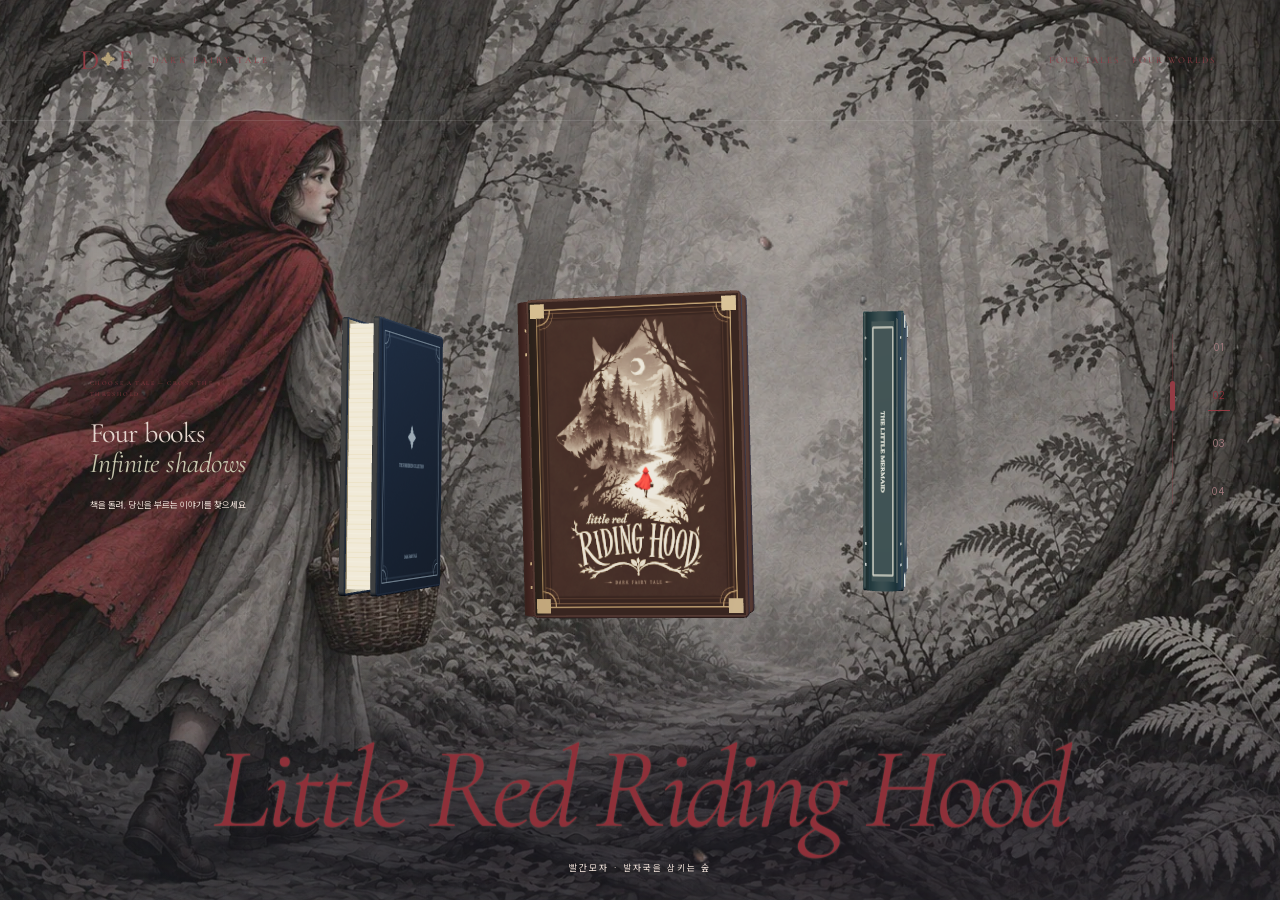
<file: book-library/index.html>
<!doctype html>
<html lang="ko" class="library-loading"><head><style>html.library-loading:before{content:"Loading";position:fixed;inset:0;z-index:99999;display:grid;place-items:center;background:#10131a;color:#dedbd3;font:22px Georgia,serif;letter-spacing:.12em}html.library-loading body{visibility:hidden}</style><meta charset="utf-8"><meta name="viewport" content="width=device-width,initial-scale=1"><title>Dark Fairy Tale — 네 권의 문</title><link rel="stylesheet" href="styles.css"><link rel="stylesheet" href="library.css"><script defer src="library-portable.js?v=20261117-cinderella-open"></script><link rel="stylesheet" href="typography.css"><script defer src="typography.js?v=20261109-redfirst3"></script><link rel="stylesheet" href="book-effects.css?v=20261110-four-entries1"><script defer src="book-effects.js?v=20261110-four-entries1"></script><script defer src="redhood-petals.js?v=20261110-fall1"></script><script defer src="mermaid-bubbles.js?v=20261107-petal-entry2"></script><link rel="stylesheet" href="collection-polish.css?v=20261110-title-atmosphere2"><script defer src="collection-redhood-ink.js?v=20261110-wetfield13"></script><script defer src="cinderella-flower.js?v=20261110-glue2"></script><script defer src="snowwhite-petals.js?v=20261110-redpetals1"></script><link rel="stylesheet" href="tale-hover.css?v=20261110-dust-aurora-descent1"><script defer src="tale-hover.js?v=20261110-dust-aurora-descent1"></script><script defer src="snowwhite-wet-paper.js?v=20261110-capillary18"></script><script defer src="tale-entry-finish.js?v=20261110-four-entries1"></script><script defer src="library-ready.js?v=2"></script><link rel="stylesheet" href="../butterfly-loading.css?v=1"></head>
<body class="library"><div class="butterfly-library-loader" role="status" aria-label="동화책 준비 중"><div class="butterfly-loader-swarm" aria-hidden="true"><i class="butterfly-loader-flight" style="--i:0"><svg viewBox="0 0 100 80"><defs><radialGradient id="library-wing-0"><stop stop-color="#f5fbff"/><stop offset=".45" stop-color="#79c9ef"/><stop offset="1" stop-color="#4676b4"/></radialGradient></defs><g fill="url(#library-wing-0)"><path class="butterfly-loader-wing" d="M49 40C34 5 4 1 8 25C10 40 26 45 40 44C15 44 18 70 32 65C42 62 47 49 49 40Z"/><path class="butterfly-loader-wing right" d="M51 40C66 5 96 1 92 25C90 40 74 45 60 44C85 44 82 70 68 65C58 62 53 49 51 40Z"/></g><path d="M50 28Q46 43 50 56Q54 43 50 28" fill="#e0ecf5"/></svg></i><i class="butterfly-loader-flight" style="--i:1"><svg viewBox="0 0 100 80"><defs><radialGradient id="library-wing-1"><stop stop-color="#f5fbff"/><stop offset=".45" stop-color="#79c9ef"/><stop offset="1" stop-color="#4676b4"/></radialGradient></defs><g fill="url(#library-wing-1)"><path class="butterfly-loader-wing" d="M49 40C34 5 4 1 8 25C10 40 26 45 40 44C15 44 18 70 32 65C42 62 47 49 49 40Z"/><path class="butterfly-loader-wing right" d="M51 40C66 5 96 1 92 25C90 40 74 45 60 44C85 44 82 70 68 65C58 62 53 49 51 40Z"/></g><path d="M50 28Q46 43 50 56Q54 43 50 28" fill="#e0ecf5"/></svg></i><i class="butterfly-loader-flight" style="--i:2"><svg viewBox="0 0 100 80"><defs><radialGradient id="library-wing-2"><stop stop-color="#f5fbff"/><stop offset=".45" stop-color="#79c9ef"/><stop offset="1" stop-color="#4676b4"/></radialGradient></defs><g fill="url(#library-wing-2)"><path class="butterfly-loader-wing" d="M49 40C34 5 4 1 8 25C10 40 26 45 40 44C15 44 18 70 32 65C42 62 47 49 49 40Z"/><path class="butterfly-loader-wing right" d="M51 40C66 5 96 1 92 25C90 40 74 45 60 44C85 44 82 70 68 65C58 62 53 49 51 40Z"/></g><path d="M50 28Q46 43 50 56Q54 43 50 28" fill="#e0ecf5"/></svg></i><i class="butterfly-loader-flight" style="--i:3"><svg viewBox="0 0 100 80"><defs><radialGradient id="library-wing-3"><stop stop-color="#f5fbff"/><stop offset=".45" stop-color="#79c9ef"/><stop offset="1" stop-color="#4676b4"/></radialGradient></defs><g fill="url(#library-wing-3)"><path class="butterfly-loader-wing" d="M49 40C34 5 4 1 8 25C10 40 26 45 40 44C15 44 18 70 32 65C42 62 47 49 49 40Z"/><path class="butterfly-loader-wing right" d="M51 40C66 5 96 1 92 25C90 40 74 45 60 44C85 44 82 70 68 65C58 62 53 49 51 40Z"/></g><path d="M50 28Q46 43 50 56Q54 43 50 28" fill="#e0ecf5"/></svg></i><i class="butterfly-loader-flight" style="--i:4"><svg viewBox="0 0 100 80"><defs><radialGradient id="library-wing-4"><stop stop-color="#f5fbff"/><stop offset=".45" stop-color="#79c9ef"/><stop offset="1" stop-color="#4676b4"/></radialGradient></defs><g fill="url(#library-wing-4)"><path class="butterfly-loader-wing" d="M49 40C34 5 4 1 8 25C10 40 26 45 40 44C15 44 18 70 32 65C42 62 47 49 49 40Z"/><path class="butterfly-loader-wing right" d="M51 40C66 5 96 1 92 25C90 40 74 45 60 44C85 44 82 70 68 65C58 62 53 49 51 40Z"/></g><path d="M50 28Q46 43 50 56Q54 43 50 28" fill="#e0ecf5"/></svg></i></div><span class="butterfly-loader-word">Loading</span></div>
<header class="header"><a class="brand" href="./index.html">D<span>✦</span>F <small>DARK FAIRY TALE</small></a><span class="edition">FOUR TALES · FOUR WORLDS</span></header>
<main><section class="library-stage" aria-label="네 권의 동화책 선택">
<div class="worlds" aria-hidden="true"><div class="world world-0"></div><div class="world world-1 active"></div><div class="world world-2"></div><div class="world world-3"></div></div><div class="library-shade" aria-hidden="true"></div><div class="grain" aria-hidden="true"></div><div class="entry-wash" aria-hidden="true"></div>
<div class="library-intro"><p class="eyebrow">CHOOSE A TALE — CROSS THE THRESHOLD</p><h1>Four books<br><em>Infinite shadows</em></h1><p>책을 돌려, 당신을 부르는 이야기를 찾으세요</p></div>
<div id="book-webgl" aria-label="입체 동화책 모델"></div><div class="carousel" aria-label="회전하는 동화책"><div class="orbit" id="orbit"></div></div>
<div class="selection"><p class="eyebrow" id="tale-number">TALE 02 / 04</p><h2 id="tale-title">Little Red Riding Hood</h2><p id="tale-description">빨간모자 · 발자국을 삼키는 숲</p></div>
<nav class="library-controls" aria-label="책 선택"><div id="tale-scrollbar" class="tale-scrollbar" role="slider" tabindex="0" aria-label="동화 선택 스크롤바" aria-valuemin="1" aria-valuemax="4" aria-valuenow="1" aria-orientation="vertical"><span class="rail-thumb"></span></div><div id="book-tabs" class="book-tabs"></div></nav>
<div class="library-bottom"><span>SCROLL OR SWIPE TO ROTATE</span><span id="selection-status" role="status" aria-live="polite">빨간모자 선택됨</span><span>THE FORBIDDEN COLLECTION</span></div>
</section>
<section class="reader" id="reader" hidden aria-labelledby="reader-title"><button class="back-library" id="back">← 네 권의 책으로 돌아가기</button><div class="reader-layout"><div class="reader-picture" aria-hidden="true"><span id="reader-symbol">❦</span></div><article><p class="eyebrow" id="reader-chapter"></p><h2 id="reader-title" tabindex="-1"></h2><p class="reader-subtitle" id="reader-subtitle"></p><div id="reader-text"></div><button class="enter-button" id="back-bottom">다른 이야기 고르기 ↗</button></article></div></section>
</main><noscript><p class="notice">동화책을 보려면 브라우저에서 JavaScript를 켜 주세요.</p></noscript>
</body></html>
</file>
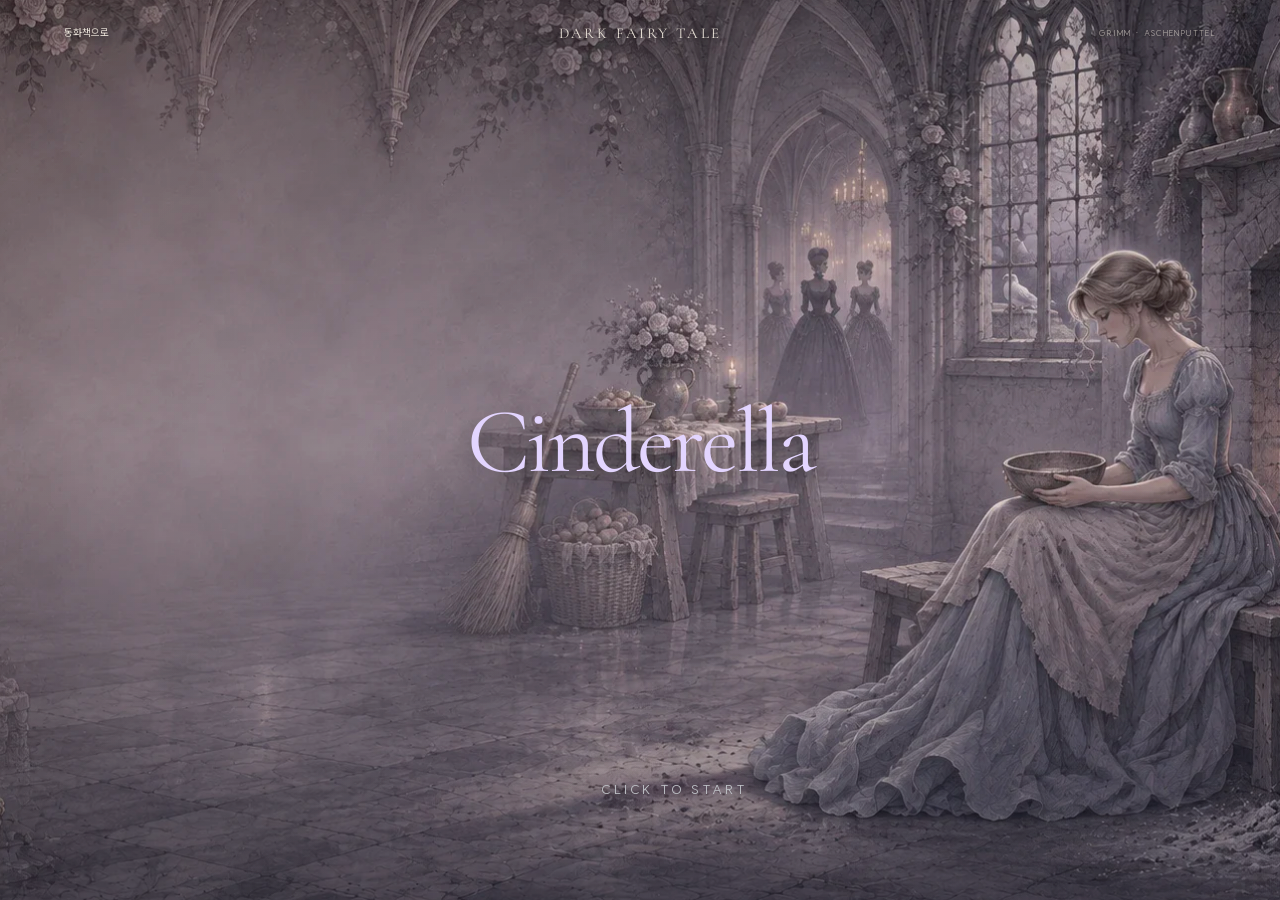
<file: cinderella/index.html>
<!doctype html><html lang="ko" class="story-loading"><head><style>html.story-loading:before{content:"Loading";position:fixed;inset:0;z-index:1000;display:grid;place-items:center;background:#0b1017;color:#dedbd3;font:22px Georgia,serif;letter-spacing:.12em}html.story-loading body{visibility:hidden}</style><meta charset="utf-8"><meta name="viewport" content="width=device-width,initial-scale=1"><meta name="theme-color" content="#11151c"><meta name="description" content="잔혹동화의 시작과 끝을 여섯 장면의 그림과 함께 읽는 이야기"><title>Dark Fairy Tale</title><link rel="stylesheet" href="../tales/reader.css?v=4"><script type="module" src="../tales/reader.js?v=19"></script><link rel="stylesheet" href="../tales/scene-color.css?v=1"><link rel="stylesheet" href="../redridinghood/ending-faq.css"><link rel="stylesheet" href="../tales/snow-ending.css"><link rel="stylesheet" href="../tales/story-controls.css?v=3"><link rel="stylesheet" href="../tales/tale-transitions.css?v=1"><link rel="stylesheet" href="../tales/scene-stability.css?v=1"><link rel="stylesheet" href="../tales/reader-ui.css?v=4"><link rel="stylesheet" href="../butterfly-loading.css?v=1"></head><body data-tale="cinderella"><div class="butterfly-story-loader" role="status" aria-label="이야기 준비 중"><div class="butterfly-loader-swarm" aria-hidden="true"><i class="butterfly-loader-flight" style="--i:0"><svg viewBox="0 0 100 80"><defs><radialGradient id="story-wing-0"><stop stop-color="#f5fbff"/><stop offset=".45" stop-color="#79c9ef"/><stop offset="1" stop-color="#4676b4"/></radialGradient></defs><g fill="url(#story-wing-0)"><path class="butterfly-loader-wing" d="M49 40C34 5 4 1 8 25C10 40 26 45 40 44C15 44 18 70 32 65C42 62 47 49 49 40Z"/><path class="butterfly-loader-wing right" d="M51 40C66 5 96 1 92 25C90 40 74 45 60 44C85 44 82 70 68 65C58 62 53 49 51 40Z"/></g><path d="M50 28Q46 43 50 56Q54 43 50 28" fill="#e0ecf5"/></svg></i><i class="butterfly-loader-flight" style="--i:1"><svg viewBox="0 0 100 80"><defs><radialGradient id="story-wing-1"><stop stop-color="#f5fbff"/><stop offset=".45" stop-color="#79c9ef"/><stop offset="1" stop-color="#4676b4"/></radialGradient></defs><g fill="url(#story-wing-1)"><path class="butterfly-loader-wing" d="M49 40C34 5 4 1 8 25C10 40 26 45 40 44C15 44 18 70 32 65C42 62 47 49 49 40Z"/><path class="butterfly-loader-wing right" d="M51 40C66 5 96 1 92 25C90 40 74 45 60 44C85 44 82 70 68 65C58 62 53 49 51 40Z"/></g><path d="M50 28Q46 43 50 56Q54 43 50 28" fill="#e0ecf5"/></svg></i><i class="butterfly-loader-flight" style="--i:2"><svg viewBox="0 0 100 80"><defs><radialGradient id="story-wing-2"><stop stop-color="#f5fbff"/><stop offset=".45" stop-color="#79c9ef"/><stop offset="1" stop-color="#4676b4"/></radialGradient></defs><g fill="url(#story-wing-2)"><path class="butterfly-loader-wing" d="M49 40C34 5 4 1 8 25C10 40 26 45 40 44C15 44 18 70 32 65C42 62 47 49 49 40Z"/><path class="butterfly-loader-wing right" d="M51 40C66 5 96 1 92 25C90 40 74 45 60 44C85 44 82 70 68 65C58 62 53 49 51 40Z"/></g><path d="M50 28Q46 43 50 56Q54 43 50 28" fill="#e0ecf5"/></svg></i><i class="butterfly-loader-flight" style="--i:3"><svg viewBox="0 0 100 80"><defs><radialGradient id="story-wing-3"><stop stop-color="#f5fbff"/><stop offset=".45" stop-color="#79c9ef"/><stop offset="1" stop-color="#4676b4"/></radialGradient></defs><g fill="url(#story-wing-3)"><path class="butterfly-loader-wing" d="M49 40C34 5 4 1 8 25C10 40 26 45 40 44C15 44 18 70 32 65C42 62 47 49 49 40Z"/><path class="butterfly-loader-wing right" d="M51 40C66 5 96 1 92 25C90 40 74 45 60 44C85 44 82 70 68 65C58 62 53 49 51 40Z"/></g><path d="M50 28Q46 43 50 56Q54 43 50 28" fill="#e0ecf5"/></svg></i><i class="butterfly-loader-flight" style="--i:4"><svg viewBox="0 0 100 80"><defs><radialGradient id="story-wing-4"><stop stop-color="#f5fbff"/><stop offset=".45" stop-color="#79c9ef"/><stop offset="1" stop-color="#4676b4"/></radialGradient></defs><g fill="url(#story-wing-4)"><path class="butterfly-loader-wing" d="M49 40C34 5 4 1 8 25C10 40 26 45 40 44C15 44 18 70 32 65C42 62 47 49 49 40Z"/><path class="butterfly-loader-wing right" d="M51 40C66 5 96 1 92 25C90 40 74 45 60 44C85 44 82 70 68 65C58 62 53 49 51 40Z"/></g><path d="M50 28Q46 43 50 56Q54 43 50 28" fill="#e0ecf5"/></svg></i></div><span class="butterfly-loader-word">Loading</span></div><header><a href="../index.html?return=library">동화책으로</a><span class="brand">DARK FAIRY TALE</span><span class="edition"></span></header><div id="stage"><div id="shade"></div><canvas id="hover-canvas" aria-hidden="true"></canvas><div id="cover"></div><div id="heading"><small></small><h1></h1><p></p></div><main id="story" aria-live="polite"><p></p><button id="sentence-next">계속 읽기 →</button></main><button id="next" hidden>다음 장면 ↓</button><div id="controls"><button id="prev" aria-label="이전 장면">←</button><button id="read" aria-expanded="false" aria-controls="story">이야기 읽기</button></div><div id="meta"><span id="number"></span><i></i><span id="label"></span></div><nav id="scene-nav" aria-label="여섯 장면 선택"></nav><div id="ending-links" hidden></div><a id="source" target="_blank" rel="noopener noreferrer" hidden>원전 읽기 ↗</a><span id="motion-hint">SCROLL TO TURN THE PAGE</span><div id="progress"><span></span></div></div><div id="rail" aria-hidden="true"></div><noscript>이야기를 읽으려면 자바스크립트를 켜주세요</noscript></body></html>
</file>
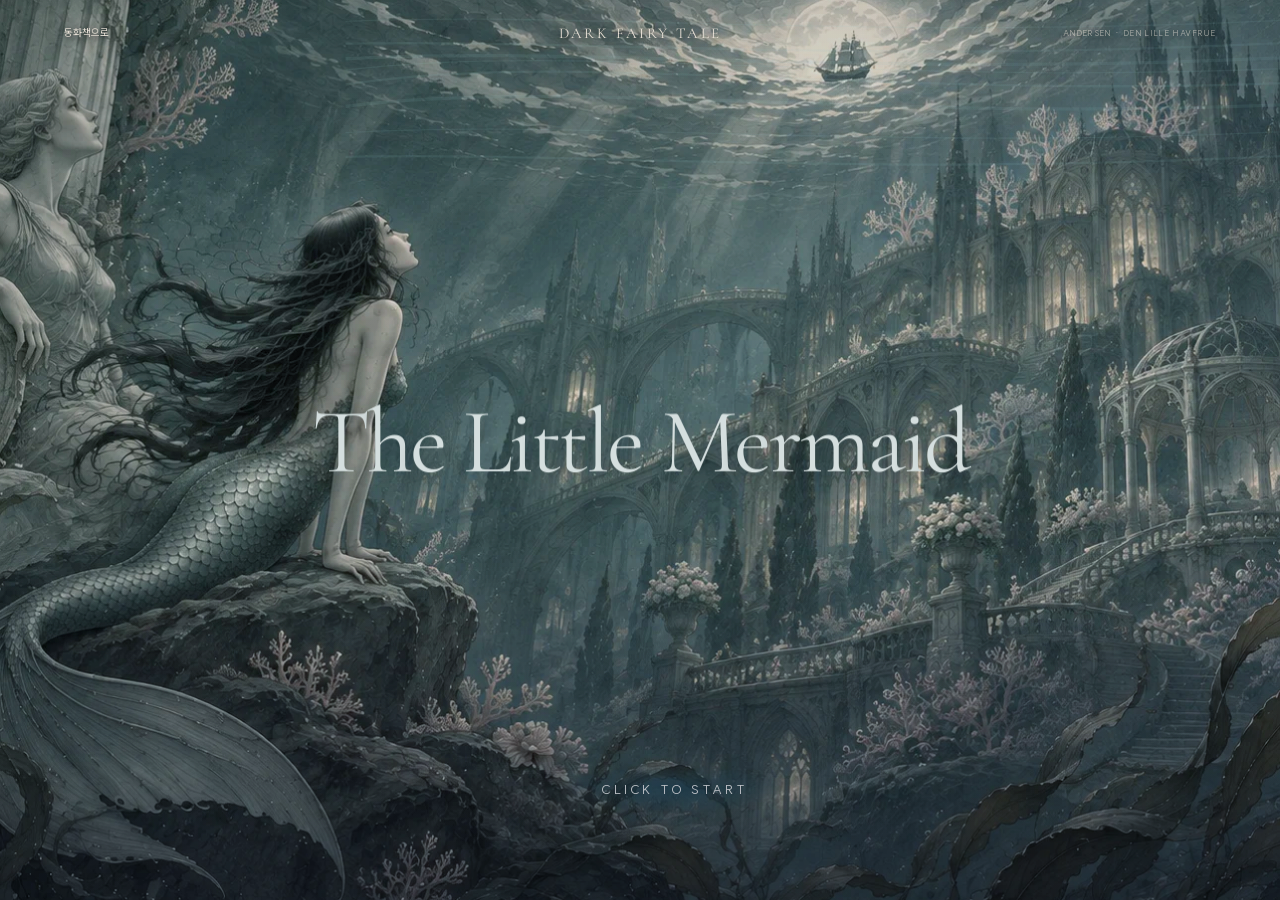
<file: mermaid/index.html>
<!doctype html><html lang="ko" class="story-loading"><head><style>html.story-loading:before{content:"Loading";position:fixed;inset:0;z-index:1000;display:grid;place-items:center;background:#0b1017;color:#dedbd3;font:22px Georgia,serif;letter-spacing:.12em}html.story-loading body{visibility:hidden}</style><meta charset="utf-8"><meta name="viewport" content="width=device-width,initial-scale=1"><meta name="theme-color" content="#11151c"><meta name="description" content="잔혹동화의 시작과 끝을 여섯 장면의 그림과 함께 읽는 이야기"><title>Dark Fairy Tale</title><link rel="stylesheet" href="../tales/reader.css?v=4"><script type="module" src="../tales/reader.js?v=19"></script><link rel="stylesheet" href="../redridinghood/ending-faq.css"><link rel="stylesheet" href="../tales/snow-ending.css"><link rel="stylesheet" href="../tales/mermaid-scenes.css?v=6"><link rel="stylesheet" href="../tales/scene-color.css?v=1"><link rel="stylesheet" href="../tales/story-controls.css?v=3"><link rel="stylesheet" href="../tales/tale-transitions.css?v=1"><link rel="stylesheet" href="../tales/scene-stability.css?v=1"><link rel="stylesheet" href="../tales/reader-ui.css?v=4"><link rel="stylesheet" href="../butterfly-loading.css?v=1"></head><body data-tale="mermaid"><div class="butterfly-story-loader" role="status" aria-label="이야기 준비 중"><div class="butterfly-loader-swarm" aria-hidden="true"><i class="butterfly-loader-flight" style="--i:0"><svg viewBox="0 0 100 80"><defs><radialGradient id="story-wing-0"><stop stop-color="#f5fbff"/><stop offset=".45" stop-color="#79c9ef"/><stop offset="1" stop-color="#4676b4"/></radialGradient></defs><g fill="url(#story-wing-0)"><path class="butterfly-loader-wing" d="M49 40C34 5 4 1 8 25C10 40 26 45 40 44C15 44 18 70 32 65C42 62 47 49 49 40Z"/><path class="butterfly-loader-wing right" d="M51 40C66 5 96 1 92 25C90 40 74 45 60 44C85 44 82 70 68 65C58 62 53 49 51 40Z"/></g><path d="M50 28Q46 43 50 56Q54 43 50 28" fill="#e0ecf5"/></svg></i><i class="butterfly-loader-flight" style="--i:1"><svg viewBox="0 0 100 80"><defs><radialGradient id="story-wing-1"><stop stop-color="#f5fbff"/><stop offset=".45" stop-color="#79c9ef"/><stop offset="1" stop-color="#4676b4"/></radialGradient></defs><g fill="url(#story-wing-1)"><path class="butterfly-loader-wing" d="M49 40C34 5 4 1 8 25C10 40 26 45 40 44C15 44 18 70 32 65C42 62 47 49 49 40Z"/><path class="butterfly-loader-wing right" d="M51 40C66 5 96 1 92 25C90 40 74 45 60 44C85 44 82 70 68 65C58 62 53 49 51 40Z"/></g><path d="M50 28Q46 43 50 56Q54 43 50 28" fill="#e0ecf5"/></svg></i><i class="butterfly-loader-flight" style="--i:2"><svg viewBox="0 0 100 80"><defs><radialGradient id="story-wing-2"><stop stop-color="#f5fbff"/><stop offset=".45" stop-color="#79c9ef"/><stop offset="1" stop-color="#4676b4"/></radialGradient></defs><g fill="url(#story-wing-2)"><path class="butterfly-loader-wing" d="M49 40C34 5 4 1 8 25C10 40 26 45 40 44C15 44 18 70 32 65C42 62 47 49 49 40Z"/><path class="butterfly-loader-wing right" d="M51 40C66 5 96 1 92 25C90 40 74 45 60 44C85 44 82 70 68 65C58 62 53 49 51 40Z"/></g><path d="M50 28Q46 43 50 56Q54 43 50 28" fill="#e0ecf5"/></svg></i><i class="butterfly-loader-flight" style="--i:3"><svg viewBox="0 0 100 80"><defs><radialGradient id="story-wing-3"><stop stop-color="#f5fbff"/><stop offset=".45" stop-color="#79c9ef"/><stop offset="1" stop-color="#4676b4"/></radialGradient></defs><g fill="url(#story-wing-3)"><path class="butterfly-loader-wing" d="M49 40C34 5 4 1 8 25C10 40 26 45 40 44C15 44 18 70 32 65C42 62 47 49 49 40Z"/><path class="butterfly-loader-wing right" d="M51 40C66 5 96 1 92 25C90 40 74 45 60 44C85 44 82 70 68 65C58 62 53 49 51 40Z"/></g><path d="M50 28Q46 43 50 56Q54 43 50 28" fill="#e0ecf5"/></svg></i><i class="butterfly-loader-flight" style="--i:4"><svg viewBox="0 0 100 80"><defs><radialGradient id="story-wing-4"><stop stop-color="#f5fbff"/><stop offset=".45" stop-color="#79c9ef"/><stop offset="1" stop-color="#4676b4"/></radialGradient></defs><g fill="url(#story-wing-4)"><path class="butterfly-loader-wing" d="M49 40C34 5 4 1 8 25C10 40 26 45 40 44C15 44 18 70 32 65C42 62 47 49 49 40Z"/><path class="butterfly-loader-wing right" d="M51 40C66 5 96 1 92 25C90 40 74 45 60 44C85 44 82 70 68 65C58 62 53 49 51 40Z"/></g><path d="M50 28Q46 43 50 56Q54 43 50 28" fill="#e0ecf5"/></svg></i></div><span class="butterfly-loader-word">Loading</span></div><header><a href="../index.html?return=library">동화책으로</a><span class="brand">DARK FAIRY TALE</span><span class="edition"></span></header><div id="stage"><div id="shade"></div><canvas id="hover-canvas" aria-hidden="true"></canvas><div id="cover"></div><div id="heading"><small></small><h1></h1><p></p></div><main id="story" aria-live="polite"><p></p><button id="sentence-next">계속 읽기 →</button></main><button id="next" hidden>다음 장면 ↓</button><div id="controls"><button id="prev" aria-label="이전 장면">←</button><button id="read" aria-expanded="false" aria-controls="story">이야기 읽기</button></div><div id="meta"><span id="number"></span><i></i><span id="label"></span></div><nav id="scene-nav" aria-label="여섯 장면 선택"></nav><div id="ending-links" hidden></div><a id="source" target="_blank" rel="noopener noreferrer" hidden>원전 읽기 ↗</a><span id="motion-hint">SCROLL TO TURN THE PAGE</span><div id="progress"><span></span></div></div><div id="rail" aria-hidden="true"></div><noscript>이야기를 읽으려면 자바스크립트를 켜주세요</noscript></body></html>
</file>
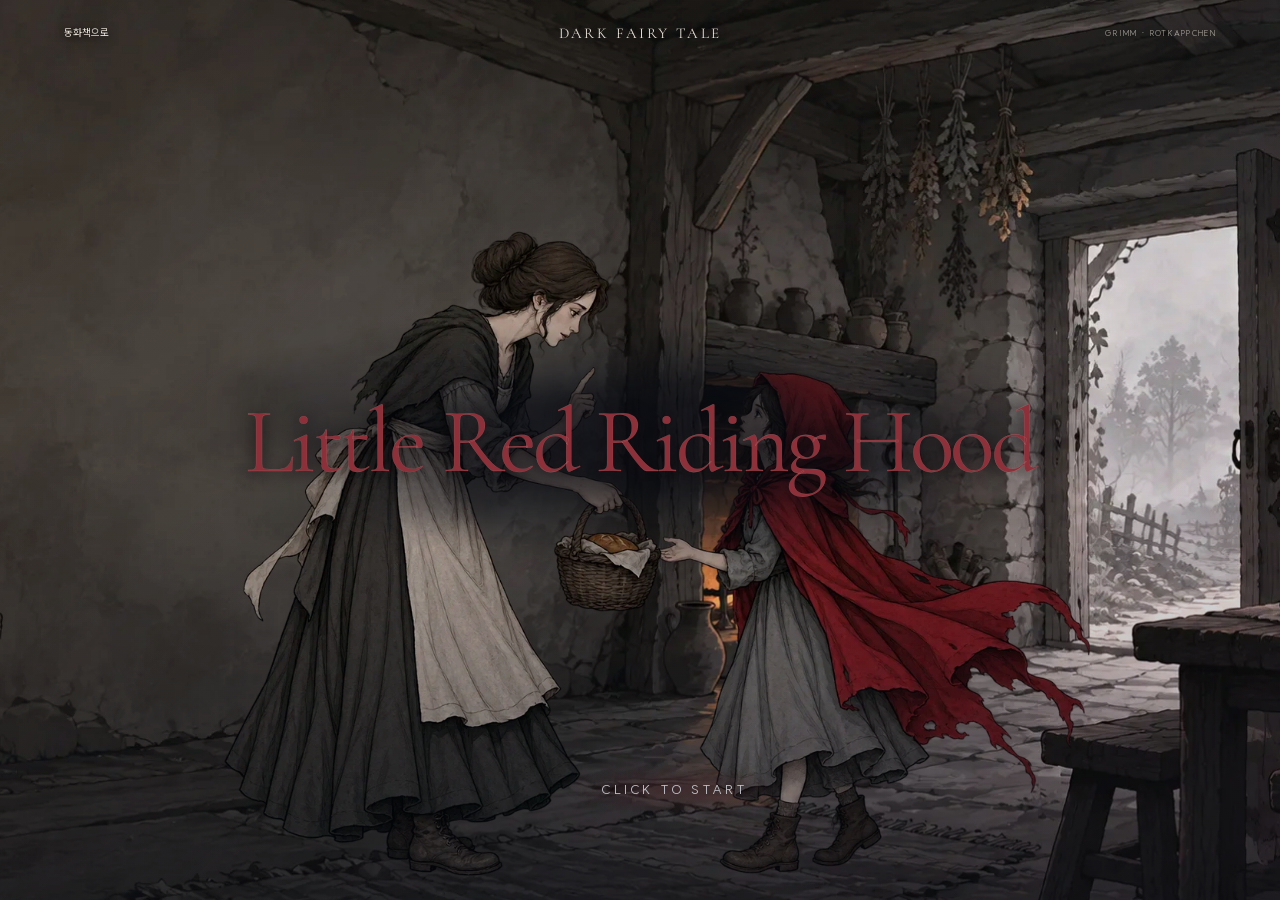
<file: redridinghood/index.html>
<!doctype html><html lang="ko" class="story-loading"><head><style>html.story-loading:before{content:"Loading";position:fixed;inset:0;z-index:1000;display:grid;place-items:center;background:#0b1017;color:#dedbd3;font:22px Georgia,serif;letter-spacing:.12em}html.story-loading body{visibility:hidden}</style><meta charset="utf-8"><meta name="viewport" content="width=device-width,initial-scale=1"><meta name="theme-color" content="#11151c"><meta name="description" content="잔혹동화의 시작과 끝을 여섯 장면의 그림과 함께 읽는 이야기"><title>Dark Fairy Tale</title><link rel="stylesheet" href="../tales/reader.css?v=4"><script type="module" src="../tales/reader.js?v=22"></script><link rel="stylesheet" href="../tales/scene-color.css?v=1"><link rel="stylesheet" href="../redridinghood/ending-faq.css"><link rel="stylesheet" href="../tales/snow-ending.css"><link rel="stylesheet" href="../tales/story-controls.css?v=3"><link rel="stylesheet" href="../tales/red-shadows.css?v=1"><link rel="stylesheet" href="../tales/scene-stability.css?v=1"><link rel="stylesheet" href="../tales/reader-ui.css?v=4"><link rel="stylesheet" href="../butterfly-loading.css?v=1"></head><body data-tale="redridinghood"><div class="butterfly-story-loader" role="status" aria-label="이야기 준비 중"><div class="butterfly-loader-swarm" aria-hidden="true"><i class="butterfly-loader-flight" style="--i:0"><svg viewBox="0 0 100 80"><defs><radialGradient id="story-wing-0"><stop stop-color="#f5fbff"/><stop offset=".45" stop-color="#79c9ef"/><stop offset="1" stop-color="#4676b4"/></radialGradient></defs><g fill="url(#story-wing-0)"><path class="butterfly-loader-wing" d="M49 40C34 5 4 1 8 25C10 40 26 45 40 44C15 44 18 70 32 65C42 62 47 49 49 40Z"/><path class="butterfly-loader-wing right" d="M51 40C66 5 96 1 92 25C90 40 74 45 60 44C85 44 82 70 68 65C58 62 53 49 51 40Z"/></g><path d="M50 28Q46 43 50 56Q54 43 50 28" fill="#e0ecf5"/></svg></i><i class="butterfly-loader-flight" style="--i:1"><svg viewBox="0 0 100 80"><defs><radialGradient id="story-wing-1"><stop stop-color="#f5fbff"/><stop offset=".45" stop-color="#79c9ef"/><stop offset="1" stop-color="#4676b4"/></radialGradient></defs><g fill="url(#story-wing-1)"><path class="butterfly-loader-wing" d="M49 40C34 5 4 1 8 25C10 40 26 45 40 44C15 44 18 70 32 65C42 62 47 49 49 40Z"/><path class="butterfly-loader-wing right" d="M51 40C66 5 96 1 92 25C90 40 74 45 60 44C85 44 82 70 68 65C58 62 53 49 51 40Z"/></g><path d="M50 28Q46 43 50 56Q54 43 50 28" fill="#e0ecf5"/></svg></i><i class="butterfly-loader-flight" style="--i:2"><svg viewBox="0 0 100 80"><defs><radialGradient id="story-wing-2"><stop stop-color="#f5fbff"/><stop offset=".45" stop-color="#79c9ef"/><stop offset="1" stop-color="#4676b4"/></radialGradient></defs><g fill="url(#story-wing-2)"><path class="butterfly-loader-wing" d="M49 40C34 5 4 1 8 25C10 40 26 45 40 44C15 44 18 70 32 65C42 62 47 49 49 40Z"/><path class="butterfly-loader-wing right" d="M51 40C66 5 96 1 92 25C90 40 74 45 60 44C85 44 82 70 68 65C58 62 53 49 51 40Z"/></g><path d="M50 28Q46 43 50 56Q54 43 50 28" fill="#e0ecf5"/></svg></i><i class="butterfly-loader-flight" style="--i:3"><svg viewBox="0 0 100 80"><defs><radialGradient id="story-wing-3"><stop stop-color="#f5fbff"/><stop offset=".45" stop-color="#79c9ef"/><stop offset="1" stop-color="#4676b4"/></radialGradient></defs><g fill="url(#story-wing-3)"><path class="butterfly-loader-wing" d="M49 40C34 5 4 1 8 25C10 40 26 45 40 44C15 44 18 70 32 65C42 62 47 49 49 40Z"/><path class="butterfly-loader-wing right" d="M51 40C66 5 96 1 92 25C90 40 74 45 60 44C85 44 82 70 68 65C58 62 53 49 51 40Z"/></g><path d="M50 28Q46 43 50 56Q54 43 50 28" fill="#e0ecf5"/></svg></i><i class="butterfly-loader-flight" style="--i:4"><svg viewBox="0 0 100 80"><defs><radialGradient id="story-wing-4"><stop stop-color="#f5fbff"/><stop offset=".45" stop-color="#79c9ef"/><stop offset="1" stop-color="#4676b4"/></radialGradient></defs><g fill="url(#story-wing-4)"><path class="butterfly-loader-wing" d="M49 40C34 5 4 1 8 25C10 40 26 45 40 44C15 44 18 70 32 65C42 62 47 49 49 40Z"/><path class="butterfly-loader-wing right" d="M51 40C66 5 96 1 92 25C90 40 74 45 60 44C85 44 82 70 68 65C58 62 53 49 51 40Z"/></g><path d="M50 28Q46 43 50 56Q54 43 50 28" fill="#e0ecf5"/></svg></i></div><span class="butterfly-loader-word">Loading</span></div><header><a href="../index.html?return=library">동화책으로</a><span class="brand">DARK FAIRY TALE</span><span class="edition"></span></header><div id="stage"><div id="shade"></div><canvas id="hover-canvas" aria-hidden="true"></canvas><div id="cover"></div><div id="heading"><small></small><h1></h1><p></p></div><main id="story" aria-live="polite"><p></p><button id="sentence-next">계속 읽기 →</button></main><button id="next" hidden>다음 장면 ↓</button><div id="controls"><button id="prev" aria-label="이전 장면">←</button><button id="read" aria-expanded="false" aria-controls="story">이야기 읽기</button></div><div id="meta"><span id="number"></span><i></i><span id="label"></span></div><nav id="scene-nav" aria-label="여섯 장면 선택"></nav><div id="ending-links" hidden></div><a id="source" target="_blank" rel="noopener noreferrer" hidden>원전 읽기 ↗</a><span id="motion-hint">SCROLL TO TURN THE PAGE</span><div id="progress"><span></span></div></div><div id="rail" aria-hidden="true"></div><noscript>이야기를 읽으려면 자바스크립트를 켜주세요</noscript></body></html>
</file>
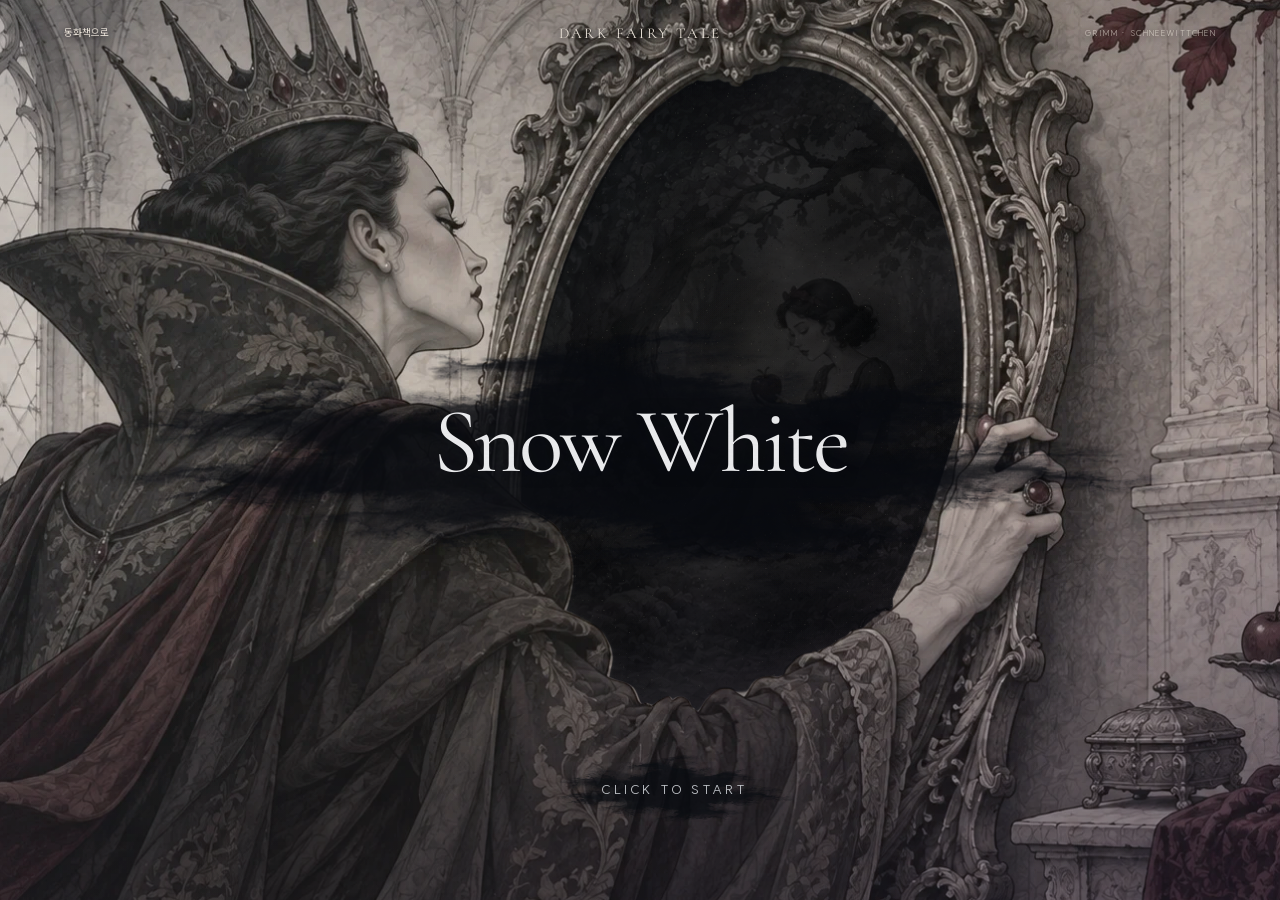
<file: snowwhite/index.html>
<!doctype html><html lang="ko" class="story-loading"><head><style>html.story-loading:before{content:"Loading";position:fixed;inset:0;z-index:1000;display:grid;place-items:center;background:#0b1017;color:#dedbd3;font:22px Georgia,serif;letter-spacing:.12em}html.story-loading body{visibility:hidden}</style><meta charset="utf-8"><meta name="viewport" content="width=device-width,initial-scale=1"><meta name="theme-color" content="#11151c"><meta name="description" content="잔혹동화의 시작과 끝을 여섯 장면의 그림과 함께 읽는 이야기"><title>Dark Fairy Tale</title><link rel="stylesheet" href="../tales/reader.css?v=5"><script type="module" src="../tales/reader.js?v=19"></script><link rel="stylesheet" href="../tales/snow-drama.css?v=3"><link rel="stylesheet" href="../redridinghood/ending-faq.css"><link rel="stylesheet" href="../tales/snow-ending.css"><link rel="stylesheet" href="../tales/scene-color.css?v=1"><link rel="stylesheet" href="../tales/story-controls.css?v=3"><link rel="stylesheet" href="../tales/tale-transitions.css?v=1"><link rel="stylesheet" href="../tales/scene-stability.css?v=1"><link rel="stylesheet" href="../tales/reader-ui.css?v=4"><link rel="stylesheet" href="../butterfly-loading.css?v=1"></head><body data-tale="snowwhite"><div class="butterfly-story-loader" role="status" aria-label="이야기 준비 중"><div class="butterfly-loader-swarm" aria-hidden="true"><i class="butterfly-loader-flight" style="--i:0"><svg viewBox="0 0 100 80"><defs><radialGradient id="story-wing-0"><stop stop-color="#f5fbff"/><stop offset=".45" stop-color="#79c9ef"/><stop offset="1" stop-color="#4676b4"/></radialGradient></defs><g fill="url(#story-wing-0)"><path class="butterfly-loader-wing" d="M49 40C34 5 4 1 8 25C10 40 26 45 40 44C15 44 18 70 32 65C42 62 47 49 49 40Z"/><path class="butterfly-loader-wing right" d="M51 40C66 5 96 1 92 25C90 40 74 45 60 44C85 44 82 70 68 65C58 62 53 49 51 40Z"/></g><path d="M50 28Q46 43 50 56Q54 43 50 28" fill="#e0ecf5"/></svg></i><i class="butterfly-loader-flight" style="--i:1"><svg viewBox="0 0 100 80"><defs><radialGradient id="story-wing-1"><stop stop-color="#f5fbff"/><stop offset=".45" stop-color="#79c9ef"/><stop offset="1" stop-color="#4676b4"/></radialGradient></defs><g fill="url(#story-wing-1)"><path class="butterfly-loader-wing" d="M49 40C34 5 4 1 8 25C10 40 26 45 40 44C15 44 18 70 32 65C42 62 47 49 49 40Z"/><path class="butterfly-loader-wing right" d="M51 40C66 5 96 1 92 25C90 40 74 45 60 44C85 44 82 70 68 65C58 62 53 49 51 40Z"/></g><path d="M50 28Q46 43 50 56Q54 43 50 28" fill="#e0ecf5"/></svg></i><i class="butterfly-loader-flight" style="--i:2"><svg viewBox="0 0 100 80"><defs><radialGradient id="story-wing-2"><stop stop-color="#f5fbff"/><stop offset=".45" stop-color="#79c9ef"/><stop offset="1" stop-color="#4676b4"/></radialGradient></defs><g fill="url(#story-wing-2)"><path class="butterfly-loader-wing" d="M49 40C34 5 4 1 8 25C10 40 26 45 40 44C15 44 18 70 32 65C42 62 47 49 49 40Z"/><path class="butterfly-loader-wing right" d="M51 40C66 5 96 1 92 25C90 40 74 45 60 44C85 44 82 70 68 65C58 62 53 49 51 40Z"/></g><path d="M50 28Q46 43 50 56Q54 43 50 28" fill="#e0ecf5"/></svg></i><i class="butterfly-loader-flight" style="--i:3"><svg viewBox="0 0 100 80"><defs><radialGradient id="story-wing-3"><stop stop-color="#f5fbff"/><stop offset=".45" stop-color="#79c9ef"/><stop offset="1" stop-color="#4676b4"/></radialGradient></defs><g fill="url(#story-wing-3)"><path class="butterfly-loader-wing" d="M49 40C34 5 4 1 8 25C10 40 26 45 40 44C15 44 18 70 32 65C42 62 47 49 49 40Z"/><path class="butterfly-loader-wing right" d="M51 40C66 5 96 1 92 25C90 40 74 45 60 44C85 44 82 70 68 65C58 62 53 49 51 40Z"/></g><path d="M50 28Q46 43 50 56Q54 43 50 28" fill="#e0ecf5"/></svg></i><i class="butterfly-loader-flight" style="--i:4"><svg viewBox="0 0 100 80"><defs><radialGradient id="story-wing-4"><stop stop-color="#f5fbff"/><stop offset=".45" stop-color="#79c9ef"/><stop offset="1" stop-color="#4676b4"/></radialGradient></defs><g fill="url(#story-wing-4)"><path class="butterfly-loader-wing" d="M49 40C34 5 4 1 8 25C10 40 26 45 40 44C15 44 18 70 32 65C42 62 47 49 49 40Z"/><path class="butterfly-loader-wing right" d="M51 40C66 5 96 1 92 25C90 40 74 45 60 44C85 44 82 70 68 65C58 62 53 49 51 40Z"/></g><path d="M50 28Q46 43 50 56Q54 43 50 28" fill="#e0ecf5"/></svg></i></div><span class="butterfly-loader-word">Loading</span></div><header><a href="../index.html?return=library">동화책으로</a><span class="brand">DARK FAIRY TALE</span><span class="edition"></span></header><div id="stage"><div id="shade"></div><canvas id="hover-canvas" aria-hidden="true"></canvas><div id="cover"></div><div id="heading"><small></small><h1></h1><p></p></div><main id="story" aria-live="polite"><p></p><button id="sentence-next">계속 읽기 →</button></main><button id="next" hidden>다음 장면 ↓</button><div id="controls"><button id="prev" aria-label="이전 장면">←</button><button id="read" aria-expanded="false" aria-controls="story">이야기 읽기</button></div><div id="meta"><span id="number"></span><i></i><span id="label"></span></div><nav id="scene-nav" aria-label="여섯 장면 선택"></nav><div id="ending-links" hidden></div><a id="source" target="_blank" rel="noopener noreferrer" hidden>원전 읽기 ↗</a><span id="motion-hint">SCROLL TO TURN THE PAGE</span><div id="progress"><span></span></div></div><div id="rail" aria-hidden="true"></div><noscript>이야기를 읽으려면 자바스크립트를 켜주세요</noscript></body></html>
</file>
<file: book-library/styles.css>
:root{color-scheme:dark;--cream:#e8e3cf;--gold:#b4a178;--ink:#101a17}*{box-sizing:border-box}html{scroll-behavior:smooth;scroll-padding-top:80px}body{margin:0;background:var(--ink);color:var(--cream);font-family:Arial,sans-serif}a{color:inherit;text-decoration:none}button{font:inherit}a:focus-visible,button:focus-visible{outline:2px solid var(--gold);outline-offset:8px}.header{position:absolute;z-index:20;top:0;left:0;width:100%;padding:32px 5%;display:flex;justify-content:space-between;align-items:center;border-bottom:1px solid #ddd2}.brand{font:28px Georgia,serif;letter-spacing:2px}.brand span{font-size:15px;color:var(--gold)}.brand small{font:9px Arial;letter-spacing:3px;margin-left:18px}.chapter-link{font-size:10px;letter-spacing:2px}.chapter-link span{margin-left:20px}.journey{height:500vh;position:relative}.stage{height:100vh;height:100svh;position:sticky;top:0;overflow:hidden;background:radial-gradient(ellipse at 60% 36%,#607365 0,#263e34 32%,#101c19 70%);isolation:isolate}.forest{position:absolute;inset:-5%;background:url(assets/forest.svg) center bottom/cover no-repeat;pointer-events:none}.forest-far{opacity:.6;filter:blur(2px);transform:scale(1.04)}.forest-near{background-position:65% bottom;transform:scale(1.35);opacity:.8;filter:brightness(.35);mask-image:linear-gradient(90deg,#000,transparent 35%,transparent 68%,#000)}.red-world{position:absolute;inset:0;background:radial-gradient(ellipse at 54% 45%,#a57f63,#503c37 35%,#251719 70%);opacity:0}.moon{position:absolute;left:60%;top:17%;width:10vw;height:10vw;border-radius:50%;background:#d7d5b8;box-shadow:0 0 100px #e6ead644;opacity:.35}.mist{position:absolute;inset:45% -30% -20%;background:radial-gradient(ellipse,#c7d4bd29,transparent 65%);filter:blur(25px);pointer-events:none}.grain{position:absolute;inset:0;opacity:.14;background-image:url("data:image/svg+xml,%3Csvg viewBox='0 0 180 180' xmlns='http://www.w3.org/2000/svg'%3E%3Cfilter id='n'%3E%3CfeTurbulence type='fractalNoise' baseFrequency='.7' numOctaves='3' stitchTiles='stitch'/%3E%3C/filter%3E%3Cpath fill='%23fff' filter='url(%23n)' opacity='.35' d='M0 0h180v180H0z'/%3E%3C/svg%3E");pointer-events:none}.intro{position:absolute;left:9%;top:27%;z-index:2}.eyebrow{font-size:9px;letter-spacing:3px;color:var(--gold);line-height:1.8}h1,h2,p{margin-top:0}h1{font:clamp(54px,6.7vw,112px)/.96 "Cormorant Garamond",Georgia,serif;letter-spacing:-3px;margin:28px 0}h1 em,h2 em{font-weight:400;color:#c8c7af}.intro-ko{font:12px "Noto Serif KR",serif;color:#b9c1b3;letter-spacing:2px;margin-top:30px}.book-stage{position:absolute;width:240px;height:340px;left:65%;top:47%;perspective:1300px;transform:translate(-50%,-50%);z-index:3}.book{width:100%;height:100%;position:relative;transform-style:preserve-3d;transform:rotateX(7deg) rotateY(-27deg) rotate(8deg);filter:drop-shadow(20px 40px 28px #0009)}.front-cover,.back-cover,.inner-page,.page-block,.spine{position:absolute;inset:0;transform-style:preserve-3d}.back-cover{background:#19201a;border:3px solid #9f8b5a;transform:translateZ(-20px)}.page-block{inset:5px 1px 5px 7px;background:repeating-linear-gradient(0deg,#ccc4a8 0 1px,#9c957f 1px 2px);transform:translateZ(-10px);box-shadow:8px 0 #c0b89f}.inner-page{background:linear-gradient(90deg,#96886b,#e4d9b9 13%,#cfc3a1);color:#34392b;text-align:center;padding:40px 12px;transform:translateZ(1px);font:14px Georgia,serif}.inner-page small{font:8px Arial;letter-spacing:3px}.inner-page h2{font:27px/1.05 Georgia;margin:14px 0}.inner-page p{font-size:10px;line-height:1.8}.inner-page>span{font-size:9px}.page-flower{font-size:40px;margin-top:20px}.spine{width:22px;inset:0 auto 0 0;background:#222e25;color:#bca777;transform-origin:left;transform:rotateY(90deg);writing-mode:vertical-rl;text-align:center;letter-spacing:3px;font:9px Georgia;padding:20px 4px;border:1px solid #8e7f56}.front-cover{transform-origin:left center;transform:translateZ(4px) rotateY(0)}.cover-face,.cover-inside{position:absolute;inset:0;backface-visibility:hidden}.cover-face{background:radial-gradient(ellipse at 30% 30%,#344338,#14251d);border:2px solid #ad9862;outline:1px solid #8c7a4e;outline-offset:-11px;text-align:center;padding:25px 18px;box-shadow:inset 5px 0 9px #0008}.cover-face:after{content:"";position:absolute;inset:17px;border:1px solid #8e7d5055;pointer-events:none}.cover-top,.cover-bottom{font:6px Arial;letter-spacing:2px;color:#bcac7f}.ornament{color:#c6b581;margin:19px 0 12px;font-size:20px}.cover-face h2{font:40px/.9 Cormorant Garamond,Georgia;letter-spacing:2px;color:#d6c79a;margin:0}.cover-face h2 em{font-size:34px}.cover-symbol{font-size:44px;color:#9f956e;margin:12px 0 4px}.cover-face p{font:7px Arial;letter-spacing:3px;color:#c4b58c;margin:10px 0 17px}.cover-inside{transform:rotateY(180deg);background:linear-gradient(90deg,#c8ba96,#e2d4b1);border:8px solid #243226;display:grid;place-items:center;color:#8a7857;font-size:75px}.scene-caption{position:absolute;left:9%;bottom:16%;font-size:9px;letter-spacing:2px;color:#aeb9a8}.scene-caption p{font:italic 19px/1.4 Georgia;letter-spacing:0;margin-top:14px}.stage-bottom{position:absolute;bottom:33px;left:5%;right:5%;display:flex;justify-content:space-between;font-size:8px;letter-spacing:2px;color:#b4bead}.scroll-arrow{font-size:19px;margin-left:15px}.progress-track{position:absolute;bottom:0;height:2px;left:0;right:0;background:#fff1}.progress-fill{height:100%;background:#b6a47c;width:0}.open-copy{position:absolute;top:25%;left:0;right:0;text-align:center;opacity:0;z-index:4;pointer-events:none}.open-copy h2{font:clamp(40px,6vw,90px)/1 "Cormorant Garamond",Georgia}.story{min-height:100vh;display:grid;grid-template-columns:1fr 1fr;background:#191a17;position:relative}.story-art{min-height:700px;background:linear-gradient(0deg,#17191622,#17191666),url(assets/forest.svg) 35% center/cover;position:relative;overflow:hidden}.story-art:after{content:"";position:absolute;inset:0;background:radial-gradient(ellipse at 50% 70%,transparent,#101714aa)}.red-hood{position:absolute;bottom:14%;left:48%;width:80px;height:160px;background:linear-gradient(100deg,#3c1014,#9c3031 45%,#461218);clip-path:polygon(50% 0,68% 10%,73% 27%,66% 33%,100% 100%,0 100%,34% 33%,27% 27%,32% 10%);filter:drop-shadow(0 10px 12px #000)}.story-content{padding:100px 12% 80px 10%;align-self:center}.story-content h2{font:clamp(48px,5.5vw,80px)/.95 "Cormorant Garamond",Georgia;margin:32px 0 24px}.story-subtitle{font:12px "Noto Serif KR";color:#b5a587;margin-bottom:35px}.story-text{font:13px/2.3 "Noto Serif KR",Georgia;color:#b3b5a7}.story-text p+p{margin-top:20px}.read-more{border:0;border-bottom:1px solid #7d735a;background:none;color:var(--cream);padding:18px 0;display:flex;justify-content:space-between;width:100%;font-size:12px;cursor:pointer}.restart{display:inline-block;margin-top:30px;font-size:10px;color:#9a9d8c}footer{padding:30px 5%;display:flex;justify-content:space-between;font-size:8px;letter-spacing:2px;border-top:1px solid #ffffff15}.notice{padding:20px}.reduced .journey{height:100svh}.reduced .open-copy{display:none}@media(max-width:700px){.header{padding:24px 6%}.brand small{display:none}.chapter-link{font-size:8px}.intro{left:8%;top:19%}h1{font-size:57px;letter-spacing:-2px}.eyebrow{font-size:7px;letter-spacing:2px}.intro-ko{font-size:10px}.book-stage{left:64%;top:64%;width:155px;height:220px}.cover-face{padding:17px 10px}.cover-top,.cover-bottom{font-size:4px;letter-spacing:1px}.ornament{margin:10px 0;font-size:13px}.cover-face h2{font-size:27px}.cover-face h2 em{font-size:23px}.cover-symbol{font-size:27px;margin:7px 0}.cover-face p{font-size:5px;margin:8px 0}.inner-page{padding:22px 8px}.inner-page h2{font-size:19px}.page-flower{margin-top:8px;font-size:25px}.inner-page p{font-size:8px}.scene-caption{bottom:17%;left:8%;max-width:110px}.scene-caption span{font-size:7px}.scene-caption p{font-size:14px}.stage-bottom{font-size:7px;bottom:24px}.stage-bottom>span:last-child{display:none}.story{grid-template-columns:1fr}.story-art{min-height:55vh}.story-content{padding:65px 8%}.story-content h2{font-size:64px}footer span:nth-child(2){display:none}.moon{width:25vw;height:25vw;left:65%;top:35%}}@media(prefers-reduced-motion:reduce){html{scroll-behavior:auto}}
</file>
<file: book-library/library.css>
.library{--accent:#baa67b;background:#101815}.library .header{position:fixed}.edition{font-size:9px;letter-spacing:2px;color:#c8c7b4}.library-stage{position:relative;height:100svh;min-height:760px;overflow:hidden;isolation:isolate}.worlds,.world,.library-shade{position:absolute;inset:0}.world{background-position:center;background-size:cover;opacity:0;transform:scale(1.06);transition:opacity 1.1s,transform 3s;pointer-events:none}.world.active{opacity:1;transform:scale(1)}.library-shade{background:linear-gradient(90deg,#06110fd9,transparent 65%),linear-gradient(0deg,#07120ff2,transparent 65%);pointer-events:none}.library-intro{position:absolute;left:7%;top:23%;z-index:2;max-width:40%;pointer-events:none}.library-intro h1{font-size:clamp(44px,5.5vw,84px);margin:25px 0}.library-intro>p:last-child{font:11px/2 "Noto Serif KR",serif;color:#b7c0ac}.carousel{position:absolute;left:67%;top:40%;width:220px;height:310px;perspective:1400px;transform:translate(-50%,-50%);z-index:3}.orbit{position:relative;width:100%;height:100%;transform-style:preserve-3d;transition:transform 1.1s cubic-bezier(.22,.7,.2,1)}.book-slot{position:absolute;inset:0;transform-style:preserve-3d;transition:opacity .7s,filter .7s;cursor:pointer;outline-offset:15px}.book-slot:not(.selected){opacity:.3;filter:brightness(.65)}.book-slot.selected{opacity:1;filter:none}.book-slot .book{transform:rotateY(-12deg) rotate(3deg);filter:drop-shadow(15px 35px 20px #0009);transition:transform 1s}.book-slot .cover-face{background:radial-gradient(ellipse at 30% 20%,var(--cover-light),var(--cover-dark));border-color:var(--cover-gold)}.book-slot .cover-face h2{font-size:34px;line-height:.95}.book-slot .cover-symbol{font-size:44px}.book-slot .front-cover{transition:transform 1.15s cubic-bezier(.3,.05,.3,1)}.book-slot .inner-page{padding-top:45px}.selection{position:absolute;left:67%;top:73%;width:430px;max-width:90%;transform:translate(-50%);text-align:center;z-index:5}.selection h2{font:36px/1 Cormorant Garamond,Georgia;margin:10px 0}.selection>p:not(.eyebrow){font:11px "Noto Serif KR";color:#c3c3b0;margin:14px 0 22px}.enter-button{background:transparent;border:1px solid #b4a17880;color:#e8e3cf;padding:13px 22px;font-size:10px;letter-spacing:1px;cursor:pointer;transition:background .25s}.enter-button:hover{background:#b4a17825}.enter-button span{margin-left:25px}.library-controls{position:absolute;bottom:74px;left:7%;display:flex;align-items:center;gap:22px;z-index:6}.library-controls>button{border:1px solid #ddd3;border-radius:50%;width:40px;height:40px;background:#10221e55;color:var(--cream);font-size:18px;cursor:pointer}.book-tabs{display:flex;gap:14px}.book-tabs button{border:0;border-bottom:1px solid #ddd3;background:none;color:#aaa;padding:9px 4px;font:10px Arial;cursor:pointer}.book-tabs button[aria-pressed=true]{color:#e1ca9e;border-color:#e1ca9e}.library-bottom{position:absolute;bottom:25px;left:5%;right:5%;display:flex;justify-content:space-between;gap:15px;font-size:8px;letter-spacing:2px;color:#b6bfab}.reader[hidden]{display:none}.reader{min-height:100svh;padding:130px 7% 60px;background:#101b17}.reader-layout{display:grid;grid-template-columns:1fr 1fr;gap:9%;align-items:center;max-width:1250px;margin:35px auto}.reader-picture{height:65vh;min-height:350px;background-size:cover;background-position:center;display:grid;place-items:center;border:1px solid #d1c49c25}.reader-picture span{font:130px Georgia;color:#d6c5a3;text-shadow:0 10px 40px #000}.reader article h2{font:64px/1 Cormorant Garamond,Georgia;margin:25px 0}.reader-subtitle{font:13px "Noto Serif KR";color:#b8a582}.reader article #reader-text{font:14px/2.4 "Noto Serif KR";color:#c4c7b8;margin:35px 0}.back-library{color:#c6c5ad;border:0;background:none;cursor:pointer;font-size:11px}.library.reading .library-stage{display:none}.library.opening .library-intro,.library.opening .selection,.library.opening .library-controls{opacity:0;pointer-events:none;transition:opacity .4s}.library.opening .book-slot:not(.selected){opacity:0}.library.opening .book-slot.selected .front-cover{transform:translateZ(4px) rotateY(-155deg)}.library.opening .book-slot.selected .book{transform:rotateY(0) rotate(0) scale(1.65)}.library.opening .carousel{left:55%;transition:left 1s}.library button:disabled{cursor:wait}@media(max-width:700px){.edition{font-size:7px}.library-stage{min-height:780px}.library-intro{top:15%;left:8%;max-width:90%}.library-intro h1{font-size:43px;margin:15px 0}.library-intro h1 br{display:none}.library-intro>p:last-child{font-size:10px}.carousel{left:50%;top:48%;width:160px;height:227px;perspective:1000px}.book-slot .cover-face h2{font-size:26px}.book-slot .cover-symbol{font-size:28px}.book-slot .inner-page{padding-top:20px}.selection{left:50%;top:71%}.selection h2{font-size:28px}.selection>p:not(.eyebrow){margin:10px 0 15px;font-size:10px}.library-controls{left:50%;transform:translate(-50%);bottom:47px;gap:15px}.library-controls>button{width:30px;height:30px}.library-bottom{font-size:6px;bottom:15px}.library-bottom>span:last-child{display:none}.reader-layout{grid-template-columns:1fr;gap:30px}.reader-picture{height:35vh;min-height:220px}.reader article h2{font-size:50px}.reader{padding:110px 8% 45px}.library.opening .carousel{left:60%}}@media(prefers-reduced-motion:reduce){.world,.orbit,.book-slot,.book-slot .book,.book-slot .front-cover{transition:none!important}}@media(max-width:700px)and (min-height:600px){.library-stage{min-height:100svh}.library-intro{top:16%}.carousel{top:48%;width:140px;height:200px}.selection{top:70%}.selection .eyebrow{margin-bottom:4px}.selection h2{font-size:25px}.selection>p:not(.eyebrow){margin:8px 0 12px}.selection .enter-button{padding:10px 18px}.library-controls{bottom:40px}.library-intro h1{font-size:37px}.book-slot .cover-face h2,.book-slot .cover-symbol{font-size:23px}}#book-webgl{position:absolute;inset:0;z-index:4;pointer-events:none}#book-webgl canvas{display:block;width:100%;height:100%;pointer-events:auto;touch-action:pan-y}.webgl-ready .carousel{pointer-events:none}.webgl-ready .book-slot .book{visibility:hidden}.webgl-ready .book-slot:focus-visible{outline:2px solid #d1c49c}.library-intro{z-index:5}.download-model{display:block;margin:12px auto 0;border:0;background:none;color:#b4b8a4;font-size:9px;letter-spacing:1px;cursor:pointer;padding:5px}.download-model:hover{color:#e7d5a9}.library-controls{z-index:7}.library-bottom{pointer-events:none;z-index:5}.library.reading #book-webgl{display:none}@media(max-width:700px){.selection{top:69%}.selection .eyebrow{font-size:7px}.selection h2{font-size:25px}.download-model{margin-top:5px;font-size:8px;padding:3px}.library-controls{bottom:34px}.library-bottom{bottom:12px}.library-intro{top:16%}.library-intro h1{font-size:35px}}.book-cursor{position:fixed;left:0;top:0;z-index:100;width:104px;height:104px;display:flex;flex-direction:column;justify-content:center;align-items:center;gap:7px;border:1px solid #e4d2a9c9;border-radius:50%;background:#14231c5c;backdrop-filter:blur(5px);color:#f5ecd5;pointer-events:none;opacity:0;transform:translate(-50%,-50%) scale(.65);transition:opacity .18s,transform .25s;box-shadow:0 0 0 6px #d5c49b0a,inset 0 0 28px #d5c49b09;will-change:left,top}.book-cursor.visible{opacity:1;transform:translate(-50%,-50%) scale(1)}.book-cursor-icon{font:22px Georgia;line-height:1}.book-cursor-label{font:11px "Noto Serif KR",serif;letter-spacing:1px}.book-cursor-caption{font:5px Arial;letter-spacing:1.4px;color:#caba98}@media(hover:none),(pointer:coarse){.book-cursor{display:none}}@media(prefers-reduced-motion:reduce){.book-cursor{transition:none}}.world{background-color:#777673;filter:brightness(.83)}.library-shade{background:linear-gradient(90deg,#090909a8,transparent 62%),linear-gradient(0deg,#0b0b0bd9,transparent 50%),linear-gradient(#0d0d0d26,#0d0d0d26)}.library-stage{background:#777673}.reader{background:#191919}.reader-picture{background-color:#777673}.book-slot[data-tale-index="1"] .cover-face{background:#202120 url(assets/covers/redhood-designed-v1.webp) center/100% 100% no-repeat}.book-slot[data-tale-index="1"] .cover-face>*{visibility:hidden}.book-slot[data-tale-index="1"] .cover-face:after{display:none}.book-slot[data-tale-index="2"] .cover-face{background:#202120 url(assets/covers/mermaid-designed-v1.webp) center/100% 100% no-repeat}.book-slot[data-tale-index="2"] .cover-face>*{visibility:hidden}.book-slot[data-tale-index="2"] .cover-face:after{display:none}.book-slot .back-cover,.book-slot .spine{background:var(--cover-dark);border-color:var(--cover-gold);color:var(--cover-gold)}.book-slot .cover-inside{border-color:var(--cover-dark)}.book-slot[data-tale-index="1"] .cover-face,.book-slot[data-tale-index="2"] .cover-face{background-color:var(--cover-dark);background-size:83% 88%;background-blend-mode:screen;border-color:var(--cover-gold);outline-color:var(--cover-gold)}.book-slot[data-tale-index="1"] .cover-face:after,.book-slot[data-tale-index="2"] .cover-face:after{display:block;inset:11px;border-color:var(--cover-gold)}.book-slot[data-tale-index="0"] .cover-face{background:var(--cover-dark) url(assets/covers/cinderella-designed-v1.webp) center/83% 88% no-repeat;background-blend-mode:screen}.book-slot[data-tale-index="3"] .cover-face{background:var(--cover-dark) url(assets/covers/snowwhite-designed-v1.webp) center/83% 88% no-repeat;background-blend-mode:screen}.book-slot[data-tale-index="0"] .cover-face>*,.book-slot[data-tale-index="3"] .cover-face>*{visibility:hidden}.book-slot[data-tale-index="0"] .cover-face:after,.book-slot[data-tale-index="3"] .cover-face:after{display:block;inset:11px;border-color:var(--cover-gold)}.library-stage{min-height:640px}.library-intro{top:27%;max-width:28%}.library-intro h1{font-size:clamp(32px,4vw,61px);line-height:1.02;letter-spacing:-1px}.library-intro .eyebrow{font-size:7px}.library-intro>p:last-child{font-size:10px;max-width:220px}.carousel{left:58%}.selection{inset:auto 5% 3%;width:auto;max-width:none;transform:none;text-align:center;pointer-events:none}.selection .eyebrow{font-size:8px;letter-spacing:3px;margin:0 0 10px}.selection h2{font:italic 500 clamp(64px,12.5vw,190px)/.92 "Cormorant Garamond",Georgia,serif;letter-spacing:-.04em;margin:0;white-space:nowrap;color:#eee9d9;text-shadow:0 4px 30px #0004}.library[data-tale="1"] .selection h2,.library[data-tale="2"] .selection h2{font-size:clamp(48px,9vw,146px)}.selection #tale-description{font-size:9px;letter-spacing:2px;margin:15px 0 0;color:#c4c3b3}.library-controls{position:absolute;inset:36% 3.2% auto auto;transform:none;display:flex;gap:17px;align-items:stretch;height:190px}.book-tabs{flex-direction:column;justify-content:space-between;gap:0}.book-tabs button{font-size:9px;letter-spacing:1px;padding:8px 0;border:0;color:#fff6}.book-tabs button[aria-pressed=true]{color:#f6e5c3}.tale-scrollbar{position:relative;width:16px;cursor:ns-resize;touch-action:none}.tale-scrollbar:before{content:"";position:absolute;width:1px;top:10px;bottom:10px;left:7px;background:#ffffff3b}.rail-thumb{position:absolute;left:5px;top:calc(10px + var(--rail-progress,0) * 140px);height:30px;width:5px;background:#e3d6b8;border-radius:3px;box-shadow:0 0 12px #e3d6b82a;transition:top .8s cubic-bezier(.22,.7,.2,1)}.tale-scrollbar:focus-visible{outline:1px solid #d1c49c;outline-offset:6px}.library-bottom{display:none}.library.opening .selection{opacity:0}.library.opening .carousel{left:55%}@media(max-width:700px){.library-stage{min-height:600px}.library-intro{top:17%;left:7%;max-width:75%}.library-intro h1{font-size:32px;margin:15px 0}.library-intro h1 br{display:none}.library-intro>p:last-child{font-size:9px;max-width:none}.carousel{left:50%;top:47%}.selection{inset:auto 5% 6%}.selection h2{font-size:clamp(48px,14vw,90px)}.library[data-tale="1"] .selection h2,.library[data-tale="2"] .selection h2{font-size:clamp(29px,8.8vw,62px)}.selection #tale-description{font-size:8px;letter-spacing:1px}.library-controls{right:4%;top:40%;height:145px;gap:9px}.rail-thumb{top:calc(10px + var(--rail-progress,0) * 95px);height:30px}.book-tabs button{font-size:8px}.edition{font-size:6px}}@media(prefers-reduced-motion:reduce){.rail-thumb{transition:none}}.carousel{left:50%;top:50%}.library.opening .carousel{left:50%}.library-intro{left:7%;top:37%;max-width:19%}.library-intro .eyebrow{font-size:6px;letter-spacing:1.6px;max-width:170px;line-height:1.8}.library-intro h1{font-size:clamp(20px,2.2vw,34px);line-height:1.08;letter-spacing:-.5px;margin:18px 0}.library-intro>p:last-child{font-size:9px;line-height:1.9;max-width:190px;word-break:keep-all;color:#bbbbae}@media(max-width:700px){.carousel{left:50%;top:50%}.library-intro{left:7%;top:18%;max-width:70%}.library-intro .eyebrow{font-size:5px;max-width:none}.library-intro h1{font-size:24px;margin:10px 0}.library-intro h1 br{display:none}.library-intro>p:last-child{font-size:8px;max-width:none;margin:0}}@media(min-width:701px){.library[data-tale="1"] .library-intro,.library[data-tale="3"] .library-intro{top:23%}}.library[data-tale="1"] .library-shade,.library[data-tale="3"] .library-shade{background:linear-gradient(90deg,#09090970,transparent 62%),linear-gradient(0deg,#0b0b0bd9,transparent 45%),linear-gradient(#0d0d0d26,#0d0d0d26)}@media(min-width:701px){.library .library-intro,.library[data-tale="1"] .library-intro,.library[data-tale="3"] .library-intro{top:50%;transform:translateY(-50%)}}.book-cursor{width:34px;height:34px;border:1px solid #eee8d9bd;background:transparent;backdrop-filter:none;box-shadow:none;gap:0}.book-cursor>*{display:none}.book-cursor.visible{transform:translate(-50%,-50%) scale(1)}@media(hover:hover)and (pointer:fine){.custom-ring-active,.custom-ring-active *{cursor:none!important}}.entry-wash{position:absolute;inset:0;z-index:8;background:#ded5c0;opacity:0;pointer-events:none;transition:opacity .35s}.opening .entry-wash{opacity:1;transition:opacity .65s ease 1.55s}.reader{animation:reader-arrive .65s ease both}@keyframes reader-arrive{0%{opacity:0}to{opacity:1}}.embedded-library .header{display:none}@media(prefers-reduced-motion:reduce){.entry-wash,.opening .entry-wash{transition:none}.reader{animation:none}}.library .selection h2,.library[data-tale="1"] .selection h2,.library[data-tale="2"] .selection h2{font-size:clamp(48px,9vw,146px);line-height:1;height:1em;margin:0}@media(max-width:700px){.library .selection h2,.library[data-tale="1"] .selection h2,.library[data-tale="2"] .selection h2{font-size:clamp(26px,8.4vw,59px);line-height:1;height:1em}}
</file>
<file: book-library/typography.css>
@font-face{font-family:Cormorant Garamond;src:url(fonts/CormorantGaramond-Regular.ttf) format("truetype");font-weight:400;font-style:normal;font-display:swap}@font-face{font-family:Cormorant Garamond;src:url(fonts/CormorantGaramond-Italic.ttf) format("truetype");font-weight:400;font-style:italic;font-display:swap}@font-face{font-family:SUIT;src:url(fonts/SUIT-Variable.woff2) format("woff2");font-weight:100 900;font-style:normal;font-display:swap}:root{--archive-type:"Cormorant Garamond",SUIT,Georgia,serif}body.library,body.library-page{font-family:var(--archive-type)}.library :is(h1,h2,p,a,button,small,span,div),.library-page :is(.main-navigation a,.main-navigation button,.intro-about,.intro-about button,.main-intro__copy,.main-intro__scroll){font-family:var(--archive-type)}.library :is(.library-intro>p:last-child,#tale-description,.reader-subtitle,#reader-text,.back-library,.book-cursor-label,#selection-status){font-family:SUIT,sans-serif}.library :is(.library-intro h1,.selection h2,.reader article h2){font-weight:400;font-synthesis:none}.library .selection h2{position:relative;isolation:isolate;text-shadow:0 8px 30px #0008}.library .selection h2:after{content:attr(data-shadow-title);position:absolute;inset:0;z-index:-1;color:#080a09;filter:blur(10px);opacity:.38;transform:translateY(8px) scale(1.025);pointer-events:none}@media(prefers-reduced-motion:reduce){.library .selection h2:after{display:none}}
</file>
<file: book-library/book-effects.css>
.tale-effects{position:fixed;inset:0;width:100%;height:100%;pointer-events:none;z-index:35}.book-slot .book{transition:scale .3s ease}@media(hover:hover){body:not(.opening) .book-slot:hover .book{scale:1.07}}@media(prefers-reduced-motion:reduce){.book-slot .book{transition:none}.tale-effects{display:none}}.library-red-petals{position:absolute;inset:0;width:100%;height:100%;object-fit:cover;z-index:1;pointer-events:none;opacity:0;transition:opacity .7s ease}.library-red-petals.is-active{opacity:1}@media(max-width:760px){.library-red-petals.is-active{opacity:1}}@media(prefers-reduced-motion:reduce){.library-red-petals{display:none;transition:none}}.library-mermaid-bubbles{position:absolute;inset:0;z-index:1;pointer-events:none;opacity:0;transition:opacity .45s ease}.library-mermaid-bubbles.is-active{opacity:1}.library-mermaid-bubbles video{position:absolute;inset:0;width:100%;height:100%;object-fit:cover;pointer-events:none}.library-mermaid-bubbles .bubble-loop{opacity:0}.library-mermaid-bubbles[data-phase=loop] .bubble-loop{opacity:1}.library-mermaid-bubbles[data-phase=loop] .bubble-intro{opacity:0}@media(prefers-reduced-motion:reduce){.library-mermaid-bubbles{display:none;transition:none}}.redhood-entry-curtain{position:fixed;inset:0;z-index:34;background:#020103;opacity:0;pointer-events:none;transition:opacity .25s ease}body.opening[data-tale="1"] .redhood-entry-curtain{opacity:1;transition:opacity 1s ease-in}body.opening[data-tale="1"] .tale-effects{z-index:36}@media(prefers-reduced-motion:reduce){.redhood-entry-curtain{transition:none!important}}.library-cinderella-flower{position:absolute;inset:0;width:100%;height:100%;object-fit:cover;z-index:1;pointer-events:none;opacity:0;transition:opacity .7s ease}.library-cinderella-flower.is-active{opacity:1}@media(prefers-reduced-motion:reduce){.library-cinderella-flower{display:none}}.library-snowwhite-petals{position:absolute;inset:0;width:100%;height:100%;object-fit:cover;z-index:1;pointer-events:none;opacity:0;transition:opacity .7s ease}.library-snowwhite-petals.is-active{opacity:1}@media(prefers-reduced-motion:reduce){.library-snowwhite-petals{display:none}}.redhood-entry-curtain{overflow:hidden;background:transparent;z-index:40;transition:none}body.opening[data-tale="1"] .redhood-entry-curtain{opacity:1;transition:none}.redhood-shadow-black{position:absolute;inset:0;background:#050507;opacity:0}.redhood-entry-progress{position:absolute;left:50%;top:50%;bottom:auto;width:min(220px,40vw);height:1px;transform:translate(-50%,-50%);background:#7d30352e;opacity:0}.redhood-entry-progress span{display:block;width:100%;height:100%;background:#a3464e;transform:scaleX(0);transform-origin:left}body.opening[data-tale="1"] .redhood-shadow-black{animation:redhood-shadow-cover .4s 1.15s ease both}body.opening[data-tale="1"] .redhood-entry-progress{animation:redhood-shadow-cover .35s .55s ease both}body.opening[data-tale="1"] .redhood-entry-progress span{animation:redhood-entry-fill 1.15s .6s cubic-bezier(.2,.55,.4,1) both}body.opening[data-tale="1"] .entry-wash{opacity:0;transition:none}@keyframes redhood-shadow-cover{0%{opacity:0}to{opacity:1}}@keyframes redhood-entry-fill{0%{transform:scaleX(0)}to{transform:scaleX(1)}}@media(prefers-reduced-motion:reduce){body.opening[data-tale="1"] .redhood-entry-curtain *{animation:none!important}.redhood-shadow-black{opacity:1}}.redhood-entry-progress{background:#9c424626;height:1px}.redhood-entry-progress span{position:relative;background:linear-gradient(90deg,#67242f,#a34b51 75%,#d68f86);box-shadow:0 0 8px #a3464e33}.redhood-entry-progress span:after{content:"";position:absolute;right:0;top:-1px;width:3px;height:3px;border-radius:50%;background:#efb6a8;box-shadow:0 0 8px #d78a7caa}.redhood-shadow-sweep{position:absolute;left:0;top:-15%;height:130%;width:150%;background:linear-gradient(90deg,transparent 0%,#04050835 5%,#040508bc 12%,#050507f5 21%,#050507 31%);filter:blur(28px);transform:translate(90%);will-change:transform}body.opening[data-tale="1"] .redhood-shadow-sweep{animation:redhood-shadow-arrive 1.55s cubic-bezier(.45,0,.2,1) both}@keyframes redhood-shadow-arrive{0%{transform:translate(90%)}to{transform:translate(-24%)}}.mermaid-entry-curtain{position:fixed;inset:0;z-index:42;pointer-events:none;opacity:0}body.opening[data-tale="2"] .mermaid-entry-curtain{opacity:1}.mermaid-entry-black{position:absolute;inset:0;background:#020406;opacity:0}.mermaid-entry-progress{position:absolute;left:50%;top:50%;width:min(220px,40vw);height:1px;transform:translate(-50%,-50%);background:#5c9bb52b;opacity:0}.mermaid-entry-progress span{position:relative;display:block;height:100%;background:linear-gradient(90deg,#235d85,#6fb8d5 80%,#b8e7ef);transform:scaleX(0);transform-origin:left;box-shadow:0 0 10px #56a6d266}.mermaid-entry-progress span:after{content:"";position:absolute;right:0;top:-1px;width:3px;height:3px;border-radius:50%;background:#c4f0ff;box-shadow:0 0 9px #80c9f0}body.opening[data-tale="2"] .mermaid-entry-black{animation:redhood-shadow-cover 1.65s .15s cubic-bezier(.3,.05,.4,1) both}body.opening[data-tale="2"] .mermaid-entry-progress{animation:redhood-shadow-cover .4s 1.05s ease both}body.opening[data-tale="2"] .mermaid-entry-progress span{animation:redhood-entry-fill 1.05s 1.1s cubic-bezier(.2,.55,.4,1) both}body.opening[data-tale="2"] :is(.worlds,#book-webgl){filter:url(#mermaid-entry-refraction)}body.opening[data-tale="2"] .tale-effects{z-index:41}body.opening[data-tale="2"] .entry-wash{opacity:0;transition:none}@media(prefers-reduced-motion:reduce){body.opening[data-tale="2"] :is(.worlds,#book-webgl){filter:none}body.opening[data-tale="2"] .mermaid-entry-curtain *{animation:none!important}}.tale-entry-finish{position:fixed;inset:0;z-index:43;pointer-events:none;opacity:0}.tale-entry-finish.is-active{opacity:1}.tale-entry-finish canvas{position:absolute;inset:0;width:100%;height:100%;display:none}.tale-entry-finish[data-kind="0"] .cinderella-entry-dust,.tale-entry-finish[data-kind="3"] .snowwhite-entry-ink{display:block}.tale-entry-finish-line{position:absolute;left:50%;top:50%;width:min(220px,40vw);height:1px;transform:translate(-50%,-50%);background:#c3afd52b;opacity:0}.tale-entry-finish-line span{display:block;position:relative;height:100%;transform:scaleX(0);transform-origin:left;background:linear-gradient(90deg,#66567f,#c2afe2 80%,#e9dcff);box-shadow:0 0 9px #b59fd344}.tale-entry-finish[data-kind="3"] .tale-entry-finish-line{background:#ede4cf26}.tale-entry-finish[data-kind="3"] .tale-entry-finish-line span{background:linear-gradient(90deg,#8b8475,#d8d0bc 80%,#f3ecd9);box-shadow:0 0 7px #e7ddbf22}.tale-entry-finish.is-active .tale-entry-finish-line{animation:redhood-shadow-cover .35s .95s ease both}.tale-entry-finish.is-active .tale-entry-finish-line span{animation:redhood-entry-fill 1.1s 1s cubic-bezier(.2,.55,.4,1) both}body.opening[data-tale="0"] .entry-wash,body.opening[data-tale="3"] .entry-wash{opacity:0;transition:none}@media(prefers-reduced-motion:reduce){.tale-entry-finish{display:none}}body.opening[data-tale="0"] .book-slot.selected .book{transform:rotateY(0) rotate(0) scale(1)}
</file>
<file: book-library/collection-polish.css>
.library{--scene-base:#29243f;--scene-light:#adacca;background:var(--scene-base)}.library[data-tale="0"]{--scene-base:#29243f;--scene-light:#bdb1e3}.library[data-tale="1"]{--scene-base:#363c43;--scene-light:#c3c8cb}.library[data-tale="2"]{--scene-base:#103b45;--scene-light:#93ccd3}.library[data-tale="3"]{--scene-base:#eeede8;--scene-light:#fffefa}.library-stage{background:var(--scene-base);transition:background-color 1s ease}.world{filter:none;transition:opacity .9s ease,transform 3s ease;background-color:var(--scene-base)}.world-0{background-image:url(assets/world-cinderella-scene-v9.webp)}.world-1{background-image:url(assets/world-redhood-scene-v9.webp)}.world-2{background-image:url(assets/world-mermaid-scene-v9.webp)}.world-3{background-image:url(assets/world-snowwhite-scene-v9.webp)}.library .library-shade,.library[data-tale="1"] .library-shade,.library[data-tale="3"] .library-shade{background:linear-gradient(90deg,#090e1866,transparent 65%),linear-gradient(0deg,#090e18c9,transparent 48%),linear-gradient(#0d10151a,#0d10151a)}.library .book-tabs{gap:8px;justify-content:center}.library .book-tabs button,.library .enter-button,.library .back-library,.library .download-model,.library .brand,.main-navigation a,.main-navigation button{border:1px solid #e5ddd273;border-radius:15px;background:#10192066;color:#e8e2d6;padding:11px 16px;min-height:40px;display:inline-flex;align-items:center;justify-content:center;transition:background .3s,border-color .3s,scale .25s,box-shadow .3s;backdrop-filter:blur(6px)}.library .book-tabs button{min-width:40px;padding:10px;font:10px SUIT,sans-serif;letter-spacing:.1em}.library .book-tabs button:hover,.library .enter-button:hover,.library .back-library:hover,.library .download-model:hover,.library .brand:hover,.main-navigation a:hover,.main-navigation button:hover{background:#eee4d52b;border-color:#e8e1d2;scale:1.05;box-shadow:0 6px 28px #0004}.library .book-tabs button[aria-pressed=true]{border-color:#e8e1d2;background:#eee4d52b;color:#fff}.library .book-tabs button:active,.library .enter-button:active,.main-navigation a:active,.main-navigation button:active{scale:.96;background:#eee4d548}.library .tale-scrollbar{width:27px;border:1px solid #e5ddd240;border-radius:15px;background:#10192044;transition:background .3s,border-color .3s}.library .tale-scrollbar:hover{border-color:#e8e1d2;background:#eee4d51a}.library .tale-scrollbar:before{left:12px}.library .rail-thumb{left:10px;background:#e8e2d6;box-shadow:none}.library .library-controls{height:190px;gap:12px}.library .book-cursor{width:27px;height:27px;border:1px solid #f2f2ec60;background:#f2f2ec16;backdrop-filter:none;box-shadow:none;transition:width .35s,height .35s,background .35s,opacity .2s,transform .3s}.library:not([data-hovered-book="-1"]) .book-cursor{width:42px;height:42px;background:#f2f2ec25;border-color:#f2f2ecb3}.collection-title-float{display:inline-block;animation:collection-text-float 6.8s ease-in-out infinite;will-change:transform}.library .library-intro h1,.library .library-intro .eyebrow,.library .selection>.eyebrow,.library .edition{animation:collection-text-float 7.5s ease-in-out infinite}.library .library-intro .eyebrow{animation-delay:-1.8s}.library .selection>.eyebrow{animation-delay:-3s}.library:not(.opening) .book-slot .book{animation:collection-book-float 7s ease-in-out infinite}@keyframes collection-text-float{0%,to{transform:translateY(-4px)}50%{transform:translateY(4px)}}@keyframes collection-book-float{0%,to{transform:translateY(-8px) rotateY(-12deg) rotate(2deg)}50%{transform:translateY(8px) rotateY(-12deg) rotate(4deg)}}@media(hover:hover){.library:not(.opening) .book-slot:hover .book{scale:1.18}}@media(max-width:700px){.library .library-controls{height:168px;gap:9px}.library .book-tabs{gap:6px}.library .book-tabs button{min-width:34px;min-height:34px;padding:8px;border-radius:12px}.library .rail-thumb{top:calc(10px + var(--rail-progress,0)*116px);height:30px}.main-navigation a,.main-navigation button{min-height:34px;padding:8px 10px;border-radius:12px;font-size:8px}.library .brand{padding:8px 10px}}@media(prefers-reduced-motion:reduce){.collection-title-float,.library .library-intro h1,.library .library-intro .eyebrow,.library .selection>.eyebrow,.library .edition,.library:not(.opening) .book-slot .book{animation:none;will-change:auto}.world,.library-stage{transition:none}}.main-navigation{opacity:0;visibility:hidden;pointer-events:none;border-bottom:1px solid #e8e2d626;transition:opacity .4s ease,visibility .4s ease}.main-nav-visible .main-navigation{opacity:1;visibility:visible;pointer-events:auto}.main-navigation a,.main-navigation button,.main-navigation a:hover,.main-navigation button:hover{border:0;border-radius:0;background:transparent;backdrop-filter:none;box-shadow:none;scale:1;padding:9px 0;text-decoration:none}.library .book-tabs button,.library .book-tabs button:hover,.library .book-tabs button[aria-pressed=true]{border:0;border-radius:0;background:transparent;backdrop-filter:none;box-shadow:none;scale:1;color:#aab2b6;position:relative}.library .book-tabs button:hover,.library .book-tabs button[aria-pressed=true]{color:#fff}.library .book-tabs button:after{content:"";position:absolute;left:9px;right:9px;bottom:4px;height:1px;background:#e8e2d6;transform:scaleX(0);transition:transform .3s ease}.library .book-tabs button:hover:after,.library .book-tabs button[aria-pressed=true]:after{transform:scaleX(1)}.library .tale-scrollbar,.library .tale-scrollbar:hover{border:0;border-radius:0;background:transparent}.library .book-cursor{display:none!important}.library #book-webgl canvas{cursor:pointer}.library[data-hovered-book="-1"] #book-webgl canvas{cursor:default}.library .brand,.library .brand:hover{border:0;border-radius:0;background:none;backdrop-filter:none;box-shadow:none;scale:1}@media(prefers-reduced-motion:reduce){.main-navigation{transition:none}}.collection-fluid-canvas{position:absolute;inset:0;width:100%;height:100%;z-index:3;pointer-events:none}.collection-fluid-ready[data-tale="1"] #tale-title{color:#f2eee5;text-shadow:none}.collection-fluid-ready[data-tale="1"] #tale-title:after{display:none}.collection-fluid-ready[data-tale="1"] .collection-title-float{opacity:1}.library.opening .collection-fluid-canvas,.library.reading .collection-fluid-canvas{opacity:0;transition:opacity .3s}@media(pointer:coarse){.collection-fluid-canvas{display:none}.collection-fluid-ready[data-tale="1"] #tale-title{color:#eee9d9!important}.collection-fluid-ready[data-tale="1"] .collection-title-float{opacity:1}}.library .world-3{background-image:url(assets/world-snowwhite-scene-v9.webp)}.library[data-tale="3"]{--cream:#29272c;color:#29272c}.library[data-tale="3"] .library-shade{background:linear-gradient(0deg,#eeede86b,transparent 45%)}.library[data-tale="3"] :is(.brand,.edition,.library-intro,.library-intro>p:last-child,.eyebrow,.selection h2,.selection>p:not(.eyebrow),.library-bottom){color:#343139;text-shadow:none}.library[data-tale="3"] .selection h2:after{display:none}.library[data-tale="3"] .book-tabs button{color:#777179}.library[data-tale="3"] .book-tabs button:hover,.library[data-tale="3"] .book-tabs button[aria-pressed=true]{color:#211f24}.library[data-tale="3"] .book-tabs button:after,.library[data-tale="3"] .rail-thumb{background:#343139}.library[data-tale="0"] .library-shade,.library[data-tale="2"] .library-shade,.library[data-tale="1"] .library-shade{background:linear-gradient(0deg,#11141b70,transparent 35%),linear-gradient(90deg,#11141b1a,transparent 60%)}.library .world-3{scale:-1 1}.library[data-tale="0"]{--tale-title:#e3d5ff;--tale-copy:#e0dbe9;--tale-accent:#c7aff2;--tale-muted:#b4a9c8;--tale-glass:#29203388;--tale-line:#c7aff259}.library[data-tale="1"]{--tale-title:#8e3039;--tale-copy:#e4d6ce;--tale-accent:#943c45;--tale-muted:#aa7e82;--tale-glass:#34202688;--tale-line:#943c4559}.library[data-tale="2"]{--tale-title:#d5dfdf;--tale-copy:#d2d9da;--tale-accent:#b0bec2;--tale-muted:#a4b1b5;--tale-glass:#202c3288;--tale-line:#b0bec259}.library[data-tale="3"]{--tale-title:#171719;--tale-copy:#343436;--tale-accent:#29292c;--tale-muted:#646467;--tale-glass:#fffaf0aa;--tale-line:#29292c59}.library[data-tale] #tale-title{color:var(--tale-title)!important;text-shadow:0 3px 22px #10101966;transition:color .7s ease}.library[data-tale="3"] #tale-title{text-shadow:none}.library[data-tale] :is(.library-intro h1,.library-intro>p:last-child,#tale-description){color:var(--tale-copy);transition:color .7s ease}.library[data-tale] :is(.brand,.edition,.eyebrow,.library-bottom){color:var(--tale-accent);transition:color .7s ease}.library[data-tale] .book-tabs button{color:var(--tale-muted)}.library[data-tale] .book-tabs button:hover,.library[data-tale] .book-tabs button[aria-pressed=true]{color:var(--tale-title)}.library[data-tale] .book-tabs button:after,.library[data-tale] .rail-thumb{background:var(--tale-accent)}.library[data-tale] .tale-scrollbar:before{background:var(--tale-line)}.library[data-tale] :is(.enter-button,.back-library,.download-model){color:var(--tale-copy);background:var(--tale-glass);border-color:var(--tale-line)}.library[data-tale] :is(.enter-button,.back-library,.download-model):hover{color:var(--tale-title);border-color:var(--tale-accent)}.library[data-tale] :is(button,a,[role=slider]):focus-visible{outline:2px solid var(--tale-accent);outline-offset:5px}.library #tale-number{display:none}.library[data-tale] .selection{isolation:isolate}.library[data-tale] .selection:before{content:"";position:absolute;z-index:-1;pointer-events:none;left:50%;bottom:-45px;width:min(110vw,1600px);height:clamp(170px,22vw,330px);transform:translate(-50%)}.library[data-tale="1"] .selection:before{background:radial-gradient(ellipse at 35% 65%,#14151c80,transparent 65%),radial-gradient(ellipse at 68% 75%,#231b276b,transparent 68%);filter:blur(20px)}.library[data-tale="1"] #tale-title{text-shadow:0 0 2px #d8958966,0 3px 16px #0c0b1266}.library[data-tale="3"] .selection:before{background:radial-gradient(ellipse at 50% 63%,#f0efead9 0%,#e8e8e4a6 34%,#e6e7e15c 55%,transparent 74%);filter:blur(18px)}.library[data-tale="0"] .selection:before{background:linear-gradient(118deg,transparent 19%,#d3c5ed0a 20%,#e8dfff40 24%,transparent 28%,transparent 40%,#d4c4f02e 44%,transparent 49%,transparent 61%,#f4eaff29 64%,transparent 70%);mask-image:radial-gradient(ellipse at 50% 60%,#000 15%,transparent 73%);filter:blur(3px);height:clamp(220px,28vw,420px)}.library[data-tale="2"] .selection:before{background:repeating-radial-gradient(ellipse at 32% -65%,transparent 0 29px,#c0e1e31f 32px,#e5f0ef38 35px,transparent 40px 66px);mask-image:radial-gradient(ellipse at 50% 64%,#000 12%,transparent 71%);filter:blur(2px);transform:translate(-50%) rotate(-4deg)}@media(max-width:700px){.library[data-tale] .selection:before{width:130vw;bottom:-30px;height:180px}.library[data-tale="1"] .selection:before,.library[data-tale="3"] .selection:before{filter:blur(12px)}}
</file>
<file: book-library/tale-hover.css>
.tale-hover-trails{position:absolute;inset:0;width:100%;height:100%;z-index:6;pointer-events:none}.library[data-tale="2"] .tale-hover-trails{z-index:3}.library.opening .tale-hover-trails{opacity:0;transition:opacity .2s}.tale-mouse-dot{position:absolute;left:0;top:0;width:14px;height:14px;border:1px solid #eeeae3a6;border-radius:50%;background:#eeeae336;z-index:100;pointer-events:none;opacity:0;transition:opacity .15s;box-sizing:border-box}.library[data-tale="3"] .tale-mouse-dot{border-color:#29272c88;background:#29272c24}.has-tale-pointer .tale-mouse-dot{opacity:1}@media(hover:hover)and (pointer:fine){.library .has-tale-pointer,.library .has-tale-pointer *{cursor:none!important}}@media(prefers-reduced-motion:reduce),(pointer:coarse){.tale-hover-trails,.tale-mouse-dot{display:none}.library .has-tale-pointer,.library .has-tale-pointer *{cursor:auto!important}}.snowwhite-wet-paper{position:absolute;inset:0;width:100%;height:100%;z-index:3;pointer-events:none}.library.opening .snowwhite-wet-paper{opacity:0}@media(prefers-reduced-motion:reduce),(pointer:coarse){.snowwhite-wet-paper{display:none!important}}.cinderella-dust-fragments{position:absolute;inset:0;width:100%;height:100%;z-index:3;pointer-events:none}.library:not([data-tale="0"]) .cinderella-dust-fragments{display:none}.library.opening .cinderella-dust-fragments{opacity:0;transition:opacity .2s}@media(prefers-reduced-motion:reduce),(pointer:coarse){.cinderella-dust-fragments{display:none}}
</file>
<file: butterfly-loading.css>
.butterfly-loader-swarm{position:absolute;inset:0;pointer-events:none;overflow:hidden}.butterfly-loader-flight{position:absolute;left:50%;top:43%;display:block;width:calc(29px + var(--i)*5px);height:48px;animation:unified-butterfly-flight calc(7s + var(--i)*1.1s) calc(var(--i)*-2.3s) ease-in-out infinite}.butterfly-loader-flight svg{width:100%;height:100%;overflow:visible;filter:drop-shadow(0 0 6px #4fa1da88)}.butterfly-loader-wing{transform-box:view-box;transform-origin:50% 50%;animation:unified-butterfly-flutter .32s ease-in-out infinite alternate}.butterfly-loader-wing.right{animation-delay:-.08s}.return-loader-copy{position:relative;z-index:1}#collection-return-loader,.butterfly-story-loader,.butterfly-library-loader{background:#0b111b;color:#e5e9ef}.butterfly-story-loader,.butterfly-library-loader{display:none;position:fixed;inset:0;z-index:10000;visibility:visible;place-items:center;pointer-events:auto}html.story-loading:before,html.library-loading:before{display:none}html.story-loading .butterfly-story-loader,html.library-loading .butterfly-library-loader{display:grid}.butterfly-loader-word{font:italic 400 40px Georgia,serif;letter-spacing:.04em;position:relative;z-index:1;color:#e7ecf3}body.library-page .forest-journey .main-intro__copy h1{color:#e2e5eb}body.library-page .main-intro__eyebrow,body.library-page .main-intro__description{color:#b6bdc8}body.library-page .journey-caption{color:#e0e5ed}body.library-page .journey-caption span,body.library-page .journey-progress span{color:#abb4c1}body.library-page .journey-open{color:#e4e8ef;border-color:#929dac66}body.library-page .journey-open small,body.library-page .journey-open>span,body.library-page .main-intro__scroll{color:#b4bfcd}@keyframes unified-butterfly-flutter{0%{transform:scaleX(1)}to{transform:scaleX(.22)}}@keyframes unified-butterfly-flight{0%,to{transform:translate(-32vw,12vh) rotate(-25deg)}25%{transform:translate(-16vw,-24vh) rotate(20deg)}50%{transform:translate(25vw,-10vh) rotate(35deg)}75%{transform:translate(15vw,24vh) rotate(-20deg)}}@media(prefers-reduced-motion:reduce){.butterfly-loader-flight,.butterfly-loader-wing{animation:none}.butterfly-loader-flight{left:calc(12% + var(--i)*17%);top:calc(24% + var(--i)*3%)}}
</file>
<file: tales/reader.css>
@font-face{font-family:Cormorant;src:url(../book-library/fonts/CormorantGaramond-Regular.ttf);font-display:swap}@font-face{font-family:SUIT;src:url(../book-library/fonts/SUIT-Variable.woff2);font-display:swap}*{box-sizing:border-box}html{scroll-behavior:smooth}body{margin:0;background:#10151b;color:#e5ded4;font-family:SUIT,sans-serif;--grade:brightness(.64) saturate(.6) contrast(1.08)}button,a{-webkit-tap-highlight-color:transparent}a{color:inherit;text-decoration:none}button{font:10px SUIT;color:inherit;border:1px solid #ddd2c348;border-radius:17px;padding:11px 18px;background:#11192166;cursor:pointer;transition:background .3s,color .3s,translate .3s}button:hover{background:#d4cebf;color:#222a2c;translate:0 -2px}button:focus-visible,a:focus-visible{outline:1px solid #e3dac6;outline-offset:5px}header{position:fixed;z-index:10;top:26px;left:5%;right:5%;display:flex;justify-content:space-between;align-items:center;font-size:10px;text-shadow:0 2px 9px #080c11}header .brand{font:15px Cormorant;letter-spacing:.16em}header .edition{font-size:8px;letter-spacing:.17em;opacity:.65}#stage{position:fixed;inset:0;overflow:clip;isolation:isolate}.picture{position:absolute;inset:0;width:100%;height:100%;object-fit:cover;scale:1.04;filter:var(--grade);pointer-events:none;visibility:hidden}#shade{position:absolute;inset:0;z-index:1;background:linear-gradient(0deg,#080d17b5,transparent 50%,#0b131a44),radial-gradient(ellipse,transparent 25%,#111a2433);pointer-events:none}#hover-canvas{position:absolute;inset:0;z-index:2;width:100%;height:100%;pointer-events:none}body[data-theme=water] #hover-canvas{filter:var(--grade)}#cover{position:absolute;inset:0;z-index:4;pointer-events:none;opacity:0}body[data-theme=dust] #cover{background:radial-gradient(ellipse at 20% 70%,#30303b,transparent 70%),radial-gradient(ellipse at 75% 30%,#45404b,#12171f 80%)}body[data-theme=water] #cover{background:radial-gradient(ellipse at 25% 85%,#0a202d,transparent 70%),linear-gradient(165deg,#0b141e,#080d17)}body[data-theme=ink] #cover{background:#080b10;mask:radial-gradient(ellipse,#000 45%,#000d 65%,transparent 80%);mask-size:200% 200%;mask-position:center}#heading{position:absolute;z-index:5;top:34%;left:50%;width:86%;max-width:1100px;translate:-50% -50%;text-align:center;pointer-events:none;opacity:0;transition:opacity .8s,translate 1.1s}#heading.show{opacity:1}#heading.gone{opacity:0;translate:-50% -58%}#heading small{font-size:8px;letter-spacing:.24em;color:#c2b9af}h1{font:400 clamp(46px,7.2vw,108px)/.98 Cormorant;margin:15px 0;letter-spacing:-.035em;text-wrap:balance;text-shadow:0 3px 20px #0b101755}#heading p{font-size:11px;letter-spacing:.12em;opacity:.7;margin:18px 0}#story{position:absolute;z-index:5;left:50%;top:30%;width:min(650px,80%);translate:-50% 10px;text-align:center;pointer-events:none;opacity:0;visibility:hidden;transition:opacity .8s,translate 1s,visibility 0s .8s}#story:before{content:"";position:absolute;inset:-35px -45px;z-index:-1;background:radial-gradient(ellipse,#10151e88,transparent 72%);pointer-events:none}#story.show{opacity:1;visibility:visible;translate:-50% 0;pointer-events:auto;transition:opacity .8s,translate 1s}#story p{font-size:clamp(16px,1.45vw,22px);line-height:1.95;text-wrap:balance;word-break:keep-all;text-shadow:0 2px 12px #070e18;margin:0}#story em{font:inherit;display:inline-block;animation:word-in 1s both;animation-delay:calc(var(--i)*45ms)}#story[data-place=upper-left]{left:9%;top:25%;width:38%;translate:0 10px;text-align:left}#story[data-place=upper-right]{left:auto;right:9%;top:25%;width:36%;translate:0 10px;text-align:left}#story[data-place=lower-right]{inset:auto 9% 27% auto;width:37%;translate:0 10px;text-align:left}#story[data-place=lower-center]{top:auto;bottom:27%}#story.show[data-place=upper-left],#story.show[data-place=upper-right],#story.show[data-place=lower-right]{translate:0 0}#sentence-next{border:0;background:none;padding:12px 0;font-size:9px;opacity:0;pointer-events:none;color:#c6bcb0}#sentence-next.ready{opacity:.65;pointer-events:auto}#sentence-next:hover{opacity:1;color:#eee2d5;translate:2px 0}#next{position:absolute;z-index:6;left:50%;top:16%;translate:-50% 0;opacity:0;pointer-events:none}#next.ready{opacity:1;pointer-events:auto;animation:next-in 1.5s both}#next[hidden]{display:none}#controls{position:absolute;z-index:6;left:50%;bottom:10%;translate:-50% 0;display:flex;gap:8px}#prev:disabled{opacity:.2;pointer-events:none}#scene-nav{position:absolute;bottom:4%;right:5%;z-index:6;display:flex;gap:10px}#scene-nav button{width:28px;height:20px;padding:0;border:0;background:none;position:relative}#scene-nav button:after{content:"";position:absolute;left:2px;right:2px;top:10px;height:1px;background:#d8d3c555;transition:height .3s,background .3s}#scene-nav button[aria-current=true]:after{background:#d6ccbb;height:3px}#meta{position:absolute;z-index:6;bottom:4%;left:5%;display:flex;gap:18px;align-items:center;font-size:8px;letter-spacing:.13em;color:#c6c4b2bb}#meta i{width:25px;height:1px;background:#c6c4b244}#progress{position:absolute;inset:auto 0 0;height:2px;z-index:7;background:#ded6c215}#progress span{display:block;width:100%;height:100%;background:#d1c4b388;transform:scaleX(0);transform-origin:left}#rail{position:relative;pointer-events:none}#rail section{height:160svh}#rail section:last-child{height:170svh}#ending-links{position:absolute;z-index:6;left:50%;bottom:18%;translate:-50% 0;display:flex;gap:10px;font-size:9px;opacity:0;pointer-events:none;transition:opacity 1s}#ending-links.show{opacity:.7;pointer-events:auto}#ending-links a{border-bottom:1px solid #c6c3b044;padding:5px}#source{position:absolute;z-index:6;right:5%;top:80px;font-size:8px;color:#b7bdaf88}#motion-hint{position:absolute;z-index:3;right:4%;top:47%;writing-mode:vertical-rl;letter-spacing:.2em;font-size:7px;opacity:.45;pointer-events:none}body.departing #heading,body.departing #story,body.departing #next{opacity:0!important;pointer-events:none!important}body[data-theme=ink]{--grade:brightness(.73) saturate(.4) contrast(1.12)}body[data-theme=water]{--grade:brightness(.76) saturate(.63) contrast(1.08)}body[data-theme=ink] #shade{background:linear-gradient(0deg,#11111aba,transparent 55%,#15171b22),radial-gradient(ellipse,transparent 30%,#13151a44)}.cursor-dot{position:fixed;width:9px;height:9px;border:1px solid #e1ddd277;border-radius:50%;background:#c3c7c32b;translate:-50% -50%;z-index:20;pointer-events:none;opacity:0}@media(pointer:fine){body,button,a{cursor:none}.cursor-dot.visible{opacity:1}}@keyframes word-in{0%{opacity:0;filter:blur(2px);transform:translateY(7px)}to{opacity:1;filter:none;transform:none}}@keyframes next-in{0%{opacity:0;filter:blur(4px);transform:translateY(8px)}to{opacity:1;filter:none;transform:none}}@media(max-width:700px){header{top:22px;left:6%;right:6%}header .brand{font-size:11px}header .edition{display:none}#heading{top:33%;width:88%}h1{font-size:clamp(42px,12vw,67px)}#story,#story[data-place=upper-left],#story[data-place=upper-right],#story[data-place=lower-right]{inset:25% 8% auto;width:auto;translate:0 10px;text-align:center}#story.show{translate:0 0}#story[data-place=lower-center],#story[data-place=lower-right]{top:auto;bottom:29%}#story p{font-size:16px;line-height:1.95}#controls{bottom:12%}#scene-nav{left:7%;right:7%;bottom:3%;justify-content:space-between}#meta{bottom:8%;left:7%;font-size:7px}#ending-links{bottom:20%;width:90%;justify-content:center;gap:10px;font-size:8px}#next{top:15%;padding:10px 16px}#source{top:67px;right:6%}#motion-hint{font-size:6px}}@media(prefers-reduced-motion:reduce){html{scroll-behavior:auto}*{animation:none!important;transition:none!important}.cursor-dot{display:none}body,button,a{cursor:auto}}#ending-links[hidden]{display:none}body[data-theme=ink] #hover-canvas{filter:var(--grade);transition:opacity .3s}#mirror-mist{position:absolute;inset:0;width:100%;height:100%;z-index:3;pointer-events:none;opacity:.88;transition:opacity 1.5s;filter:brightness(.7)}#mirror-mist.clean{opacity:0}#mirror-hint{position:absolute;z-index:6;top:76%;left:58%;font-size:10px;letter-spacing:.1em;background:#171d22aa;transition:opacity .8s}#mirror-hint.used{opacity:0;pointer-events:none}#mirror-hint[hidden]{display:none}body[data-theme=ink] #stage[data-snow-scene="0"]{touch-action:pan-y}body[data-theme=ink] #story{transition:opacity 1s,translate 1.2s,visibility 0s 1s}body[data-theme=ink] #story:before{inset:-55px -75px;background:radial-gradient(ellipse at 30% 55%,#090b10e8 0%,transparent 66%),radial-gradient(ellipse at 69% 48%,#090b10ed 0%,transparent 64%);filter:url(./snow-shadow.svg#spread);opacity:0;transform:scale(.28,.35);transition:opacity 1.1s,transform 1.8s cubic-bezier(.16,.7,.2,1)}body[data-theme=ink] #story.show:before{opacity:1;transform:scale(1.18,1.3)}body[data-theme=ink] #story em{animation:snow-subtitle 1.5s both;animation-delay:calc(.45s + var(--i)*.06s)}body[data-theme=ink] #next{isolation:isolate;border-color:transparent;background:transparent;padding:18px 32px;font-size:13px;letter-spacing:.16em}body[data-theme=ink] #next:before{content:"";position:absolute;z-index:-1;inset:-7px -20px;background:radial-gradient(ellipse,#080b10f5 30%,#080b10b5 50%,transparent 73%);filter:url(./snow-shadow.svg#spread);transform:scale(.1);opacity:0}body[data-theme=ink] #next.ready{animation:snow-next 2.2s both}body[data-theme=ink] #next.ready:before{animation:snow-next-shadow 2.1s both}body[data-theme=ink] #next:hover{color:#fff;translate:-50% -2px}body[data-theme=ink].departing #hover-canvas,body[data-theme=ink].departing #mirror-mist,body[data-theme=ink].departing #mirror-hint{opacity:0!important;pointer-events:none}@keyframes snow-subtitle{0%{opacity:0;filter:blur(6px);transform:translateY(4px)}to{opacity:1;filter:none;transform:none}}@keyframes snow-next{0%,24%{opacity:0;clip-path:inset(0 100% 0 0)}to{opacity:1;clip-path:inset(-100% -70% -100% -70%)}}@keyframes snow-next-shadow{0%{opacity:0;transform:scale(.1,.4)}to{opacity:1;transform:scale(1.3,1.5)}}@media(max-width:700px){#mirror-hint{left:50%;translate:-50% 0;top:73%;white-space:nowrap}body[data-theme=ink] #story:before{inset:-30px -15px}}body{overflow:hidden}#rail{display:none}#sentence-next{display:none!important}#snow-objects{position:absolute;inset:0;width:100%;height:100%;z-index:2;pointer-events:none;filter:var(--grade)}#snow-objects[hidden],#story-garden[hidden],#garden-hint[hidden]{display:none}#story-garden{position:absolute;inset:0;width:100%;height:100%;z-index:3;pointer-events:none;filter:saturate(.65) brightness(.85)}#garden-hint{position:absolute;z-index:6;left:50%;bottom:18%;translate:-50% 0;font-size:10px;color:#ddd3bd;text-align:center;pointer-events:none}#stage:has(#story-garden:not([hidden])){touch-action:none}body[data-theme=ink] #mirror-mist{filter:brightness(.75);opacity:.96}body[data-theme=ink] #story:before{background:#08090c;filter:none;inset:-30px -45px;mask-image:url(./ink-alpha.webp);mask-size:100% 100%;mask-repeat:no-repeat;opacity:0;transform:scale(.02);transition:opacity 1.3s,transform 1.6s cubic-bezier(.2,.7,.25,1)}body[data-theme=ink] #story.show:before{transform:scale(1.12,1.3);opacity:.93}body[data-theme=ink] #story.show p{animation:ink-letters 1.8s both}body[data-theme=ink] #next:before{filter:none;background:#08090c;mask-image:url(./ink-alpha.webp);mask-size:100% 100%}body[data-transition=shadow] #cover,body[data-transition=curtain] #cover{background:#06080b;mask:none;filter:url(./snow-shadow.svg#spread);inset:-8%}@keyframes ink-letters{0%,20%{opacity:0;clip-path:inset(0 100% 0 0)}to{opacity:1;clip-path:inset(-20% -10% -20% -10%)}}body.changing #hover-canvas,body.changing #mirror-mist,body.changing #mirror-hint,body.changing #snow-objects,body.changing #story-garden,body.changing #garden-hint{visibility:hidden!important}#stage,header{-webkit-user-select:none;user-select:none}
</file>
<file: tales/scene-color.css>
#stage[data-chapter]{--grade:brightness(.98) saturate(1.14) contrast(1.06);--scene-light:linear-gradient(135deg,#739fa266,transparent 60%,#2f263b55)}#stage[data-chapter]:after{content:"";position:absolute;inset:0;z-index:3;pointer-events:none;background:var(--scene-light);mix-blend-mode:soft-light;opacity:.7}#stage[data-chapter] #shade{opacity:.56}body.changing #stage:after{opacity:0}body[data-tale=mermaid] #stage[data-chapter="0"]{--grade:brightness(1.04) saturate(1.35) contrast(1.06);--scene-light:linear-gradient(155deg,#b0e1db99,#228caa44 50%,#244d7a88)}body[data-tale=mermaid] #stage[data-chapter="1"]{--grade:brightness(.98) saturate(1.15) contrast(1.17);--scene-light:linear-gradient(160deg,#96b4d388,transparent 45%,#293e7977)}body[data-tale=mermaid] #stage[data-chapter="2"]{--grade:brightness(.9) saturate(1.35) contrast(1.13);--scene-light:linear-gradient(120deg,#3a285c99,transparent 45%,#328ea288)}body[data-tale=mermaid] #stage[data-chapter="3"]{--grade:brightness(1.08) saturate(1.28) contrast(1.05);--scene-light:linear-gradient(125deg,#c4a29166,transparent 48%,#f3b979aa)}body[data-tale=mermaid] #stage[data-chapter="4"]{--grade:brightness(.94) saturate(1.2) contrast(1.12);--scene-light:linear-gradient(135deg,#9bbee288,#2e3d7044 50%,#aa724b77)}body[data-tale=mermaid] #stage[data-chapter="5"]{--grade:brightness(1.1) saturate(1.32) contrast(1.04);--scene-light:linear-gradient(165deg,#efb3a999,transparent 50%,#6fa7b477)}body[data-tale=snowwhite] #stage[data-chapter="0"]{--grade:brightness(1.01) saturate(.95) contrast(1.1);--scene-light:linear-gradient(130deg,#b3c9e277,transparent 50%,#745e9c77)}body[data-tale=snowwhite] #stage[data-chapter="1"]{--grade:brightness(1.08) saturate(1.3) contrast(1.05);--scene-light:linear-gradient(145deg,#d6bb7977,#679e6144 55%,#1d494f55)}body[data-tale=snowwhite] #stage[data-chapter="2"]{--grade:brightness(.99) saturate(1.2) contrast(1.12);--scene-light:linear-gradient(130deg,#d29d6966,transparent 55%,#79677b66)}body[data-tale=snowwhite] #stage[data-chapter="3"]{--grade:brightness(.98) saturate(1.4) contrast(1.12);--scene-light:linear-gradient(135deg,#b7777166,transparent 55%,#73547666)}body[data-tale=snowwhite] #stage[data-chapter="4"]{--grade:brightness(1.02) saturate(1.12) contrast(1.09);--scene-light:linear-gradient(150deg,#accadd88,transparent 55%,#607ba477)}body[data-tale=snowwhite] #stage[data-chapter="5"]{--grade:brightness(.98) saturate(1.35) contrast(1.14);--scene-light:linear-gradient(145deg,#d7a76d66,transparent 45%,#a4413866)}body[data-tale=snowwhite] #stage[data-chapter="4"] .picture,body[data-tale=snowwhite] #stage[data-chapter="5"] .drama-final{filter:var(--grade)}body[data-tale=cinderella] #stage[data-chapter="0"]{--grade:brightness(.96) saturate(1.12) contrast(1.13);--scene-light:linear-gradient(135deg,#d59f6866,transparent 45%,#565b7955)}body[data-tale=cinderella] #stage[data-chapter="1"]{--grade:brightness(1.08) saturate(1.3) contrast(1.05);--scene-light:linear-gradient(145deg,#a9c69077,transparent 55%,#82a4c077)}body[data-tale=cinderella] #stage[data-chapter="2"]{--grade:brightness(1.02) saturate(1.2) contrast(1.08);--scene-light:linear-gradient(135deg,#e0bb8777,transparent 50%,#82709755)}body[data-tale=cinderella] #stage[data-chapter="3"]{--grade:brightness(1.12) saturate(1.35) contrast(1.06);--scene-light:linear-gradient(140deg,#f3ca9c88,transparent 50%,#a991cc77)}body[data-tale=cinderella] #stage[data-chapter="4"]{--grade:brightness(1.02) saturate(1.3) contrast(1.12);--scene-light:linear-gradient(130deg,#e3bb8088,transparent 50%,#a55c6155)}body[data-tale=cinderella] #stage[data-chapter="5"]{--grade:brightness(1.04) saturate(1.2) contrast(1.12);--scene-light:linear-gradient(135deg,#c3ccd477,transparent 50%,#99485066)}body[data-tale=redridinghood] #stage[data-chapter="0"]{--grade:brightness(1.14) saturate(1.25) contrast(1.04);--scene-light:linear-gradient(135deg,#e3bd9277,transparent 60%,#6e475d66)}body[data-tale=redridinghood] #stage[data-chapter="1"]{--grade:brightness(1.12) saturate(1.2) contrast(1.1);--scene-light:linear-gradient(135deg,#9cae8066,transparent 55%,#38515d77)}body[data-tale=redridinghood] #stage[data-chapter="2"]{--grade:brightness(1.02) saturate(1.25) contrast(1.1);--scene-light:linear-gradient(140deg,#d8ae6f66,transparent 55%,#55304d77)}body[data-tale=redridinghood] #stage[data-chapter="3"]{--grade:brightness(.96) saturate(1.3) contrast(1.13);--scene-light:linear-gradient(130deg,#6e7eaa77,transparent 50%,#8f393e66)}body[data-tale=redridinghood] #stage[data-chapter="4"]{--grade:brightness(1.13) saturate(1.15) contrast(1.08);--scene-light:linear-gradient(135deg,#d4af7777,transparent 50%,#667d8d66)}body[data-tale=redridinghood] #stage[data-chapter="5"]{--grade:brightness(1.12) saturate(1.2) contrast(1.06);--scene-light:linear-gradient(135deg,#edd5a488,transparent 55%,#8a9b8277)}
</file>
<file: redridinghood/ending-faq.css>
.story-lesson{height:180svh}.lesson-stage{min-height:0}.lesson-content{inset:0;display:flex;align-items:center;justify-content:center}.lesson-content>header{position:relative;inset:auto;width:100%;padding:50px 5%}.lesson-content h2{font-size:clamp(70px,10vw,150px)}.lesson-content .lesson-points{display:none!important}.lesson-ink-wash{clip-path:none!important;opacity:0;background:#030609}.ending-faq,.redhood-ending-footer{position:relative;background:#030609;color:#eeede9;font-family:SUIT,Arial,sans-serif}.ending-faq{padding:90px 4.5% 120px;min-height:75svh}.faq-spaced-title{display:flex;align-items:center;justify-content:space-between;font:700 13px SUIT,Arial,sans-serif;margin-bottom:65px}.faq-layout{display:grid;grid-template-columns:32% 68%}.faq-aside{font-size:11px;line-height:1.7;color:#c2c3c1;padding-top:10px}.faq-list{min-width:0}.faq-item h3{margin:0;font-family:inherit}.faq-item button{display:flex;align-items:flex-start;justify-content:space-between;gap:25px;width:100%;background:none;border:0;border-radius:0;text-align:left;font:500 clamp(18px,2.2vw,32px)/1.45 SUIT,Arial,sans-serif;letter-spacing:-.055em;color:#6e7476;padding:15px 0;transition:color .3s;cursor:pointer}.faq-item button>span{flex:none;font:400 21px/1.7 Arial,sans-serif;color:#d9dddb}.faq-item button:hover,.faq-item.is-open button{color:#eeede9}.faq-item button:focus-visible{outline:1px solid #e5e3d6;outline-offset:5px}.faq-answer{display:grid;grid-template-rows:0fr;opacity:0;transition:grid-template-rows .65s cubic-bezier(.2,.75,.2,1),opacity .45s}.faq-answer>div{overflow:hidden;min-height:0}.faq-item.is-open .faq-answer{grid-template-rows:1fr;opacity:1;border-top:1px solid #818786}.faq-answer p{width:52%;margin:18px 0 44px auto;font:12px/1.8 SUIT,Arial,sans-serif;color:#c3cacb;word-break:keep-all}.redhood-ending-footer{min-height:90svh;padding:100px 4.5% 20px;display:flex;flex-direction:column;justify-content:flex-end;overflow:hidden}.ending-footer-top{display:flex;justify-content:space-between;align-items:flex-end;gap:40px;margin-bottom:clamp(80px,12vw,180px)}.ending-footer-top h2{font:500 clamp(40px,5.8vw,88px)/1.02 SUIT,Arial,sans-serif;letter-spacing:-.06em;color:#f1f0eb;margin-bottom:25px}.ending-footer-actions{display:flex;gap:10px;flex-wrap:wrap}.ending-footer-actions a{display:inline-flex;align-items:center;gap:24px;padding:13px 18px;border:1px solid #777f7f;border-radius:999px;font-size:9px;letter-spacing:.06em;transition:background .25s,color .25s,scale .25s}.ending-footer-actions a:hover{background:#eeede9;color:#030609;scale:1.025}.ending-footer-actions a:active{scale:.97}.ending-footer-note{font:12px/1.65 SUIT,Arial,sans-serif;color:#b6bec0;margin:0}.ending-letter-word{display:flex;align-items:center;justify-content:space-between;width:100%;height:clamp(120px,20vw,310px);font:900 10vw/.85 Arial Black,Arial,sans-serif;color:#f2f2ec;user-select:none;cursor:default}.ending-letter{display:inline-block;flex:none;transform-origin:center 62%;transition:transform .75s cubic-bezier(.2,.75,.2,1);padding:22px 0}.ending-letter>span{display:block;transform:scaleY(1.55)}.ending-letter:hover{transform:translateY(9px) scale(.64);transition-duration:.4s}.ending-footer-bottom{display:flex;justify-content:space-between;gap:20px;margin-top:30px;font:7px/1.5 SUIT,Arial,sans-serif;color:#a3abad;letter-spacing:.08em}@media(max-width:700px){.story-lesson{height:165svh}.lesson-content h2{font-size:17vw}.ending-faq{padding:70px 5%;min-height:70svh}.faq-spaced-title{margin-bottom:40px;font-size:12px}.faq-layout{grid-template-columns:1fr;gap:27px}.faq-aside{font-size:10px}.faq-item button{font-size:18px;padding:18px 0;gap:16px}.faq-answer p{width:85%;font-size:11px;margin-bottom:30px}.redhood-ending-footer{min-height:70svh;padding:80px 5% 20px}.ending-footer-top{align-items:flex-start;flex-direction:column;margin-bottom:65px;gap:40px}.ending-footer-top h2{font-size:10vw}.ending-footer-note{font-size:10px}.ending-letter-word{height:23vw;min-height:95px}.ending-letter{padding:14px 0}.ending-footer-bottom{font-size:6px;margin-top:22px}.ending-footer-bottom>span:last-child{max-width:55%;text-align:right}}@media(prefers-reduced-motion:reduce){.faq-answer,.ending-letter{transition:none}.ending-letter:hover{transform:scale(.8)}}.ending-letter{transform:none!important;transition:none}.ending-letter>span{transform:scaleY(1.55);transition:transform .75s cubic-bezier(.2,.75,.2,1);transform-origin:center 62%}.ending-letter:hover>span{transform:translateY(9px) scale(.64) scaleY(1.55);transition-duration:.4s}@media(prefers-reduced-motion:reduce){.ending-letter>span{transition:none}.ending-letter:hover>span{transform:scale(.8) scaleY(1.55)}}.ending-faq{padding:90px 4.5% 35px;min-height:0}.faq-spaced-title{margin-bottom:46px}.faq-layout{grid-template-columns:32% 68%;align-items:start}.faq-aside{padding-top:15px}.faq-item{position:relative}.faq-item button{font-size:clamp(16px,1.65vw,24px);padding:18px 0;letter-spacing:-.045em;align-items:center;line-height:1.5}.faq-item button>span{font-size:18px;line-height:1.5}.faq-answer{position:relative;border:0!important;transition:grid-template-rows 1.2s cubic-bezier(.22,.7,.2,1),opacity 1s ease;opacity:0}.faq-answer:before{content:"";position:absolute;left:0;right:0;top:0;height:1px;background:#eeede9;transform:scaleX(0);transform-origin:left;transition:transform 1.15s cubic-bezier(.22,.7,.2,1);z-index:1}.faq-item.is-open .faq-answer:before{transform:scaleX(1)}.faq-answer p{width:50%;padding-left:14px;margin:24px 0 35px auto;font-size:12px;line-height:1.95;opacity:0;transform:translateY(10px);transition:opacity .55s ease,transform .65s ease}.faq-item.is-open .faq-answer p{opacity:1;transform:translateY(0);transition:opacity 1.05s .3s ease,transform 1.15s .25s cubic-bezier(.22,.7,.2,1)}.redhood-ending-footer{min-height:0;padding:28px 4.5% 20px;display:block}.ending-footer-top{display:none}.ending-letter-word{height:clamp(130px,22vw,320px)}.ending-letter>span{transform:scaleY(1.55);transition:transform .95s cubic-bezier(.16,1,.3,1);transform-origin:center 65%}.ending-letter:hover>span{transform:translateY(16px) scale(.25) scaleY(1.55);transition:transform .22s cubic-bezier(.3,.05,.5,1)}.ending-footer-bottom{margin-top:18px}@media(max-width:700px){.ending-faq{padding:65px 5% 20px}.faq-spaced-title{margin-bottom:32px}.faq-layout{grid-template-columns:1fr;gap:20px}.faq-aside{padding-top:0}.faq-item button{font-size:15px;padding:17px 0;gap:16px}.faq-answer p{width:85%;font-size:11px;padding-left:0;margin:20px 0 29px auto}.redhood-ending-footer{padding:15px 5% 18px}.ending-letter-word{height:26vw;min-height:100px}.ending-letter:hover>span{transform:translateY(7px) scale(.25) scaleY(1.55)}}@media(prefers-reduced-motion:reduce){.faq-answer,.faq-answer:before,.faq-answer p,.faq-item.is-open .faq-answer p,.ending-letter>span,.ending-letter:hover>span{transition:none}}.redhood-ending-footer{margin:0!important;border:0!important}.fairytale-history,.story-lesson,.fairytale-history .history-stage,.story-lesson .lesson-stage{background:linear-gradient(135deg,#33383f55,#44494d99 60%,#252b32bb),linear-gradient(#0d1722d0,#0d1722df),url(images/interactive/forest-stage.webp) center/cover fixed!important;border:0!important}.fairytale-history .history-stage:before{display:none!important}.fairytale-history .unravel-stage:after{box-shadow:none!important}@media(prefers-reduced-motion:reduce){.fairytale-history,.story-lesson,.fairytale-history .history-stage,.story-lesson .lesson-stage{background-attachment:scroll!important}}.fairytale-history,.story-lesson,.fairytale-history .history-stage,.story-lesson .lesson-stage{background-attachment:fixed,fixed,fixed!important;background-size:cover,cover,cover!important;background-position:center,center,center!important}.ending-interactive-surface{position:relative;isolation:isolate;background:#030609;overflow:hidden}.ending-faq,.redhood-ending-footer{z-index:2;background:transparent!important}.ending-cursor-ink{position:absolute;inset:0;width:100%;height:100%;pointer-events:none;z-index:1}.faq-spaced-title{display:none}.ending-letter>span,.ending-letter:hover>span{transform:scaleY(1.55);transition:none}.ending-faq{padding-top:110px}@media(max-width:700px){.ending-faq{padding-top:70px}}.ending-passive-cursor{position:fixed;left:0;top:0;width:27px;height:27px;border:1px solid #f2f2ec60;border-radius:50%;background:#f2f2ec16;pointer-events:none;z-index:1000;opacity:0;transition:opacity .18s ease;will-change:transform}.ending-passive-cursor.is-visible{opacity:1}.ending-interactive-surface.passive-cursor-area{cursor:none}.ending-interactive-surface a,.ending-interactive-surface button{cursor:pointer}.ending-interactive-surface .ending-letter{cursor:default}@media(pointer:coarse){.ending-passive-cursor{display:none}.ending-interactive-surface.passive-cursor-area{cursor:auto}}.navigation{border-bottom:1px solid #e8e2d626}.navigation .back,.navigation .wordmark,.navigation .menu-toggle{border:0;border-radius:0;background:transparent;backdrop-filter:none;box-shadow:none;scale:1;padding:10px 0}.navigation .back:hover,.navigation .wordmark:hover,.navigation .menu-toggle:hover,.navigation .menu-toggle[aria-expanded=true]{background:transparent;border-color:transparent;box-shadow:none;scale:1;color:#fff}.navigation .back:active,.navigation .wordmark:active,.navigation .menu-toggle:active{background:transparent;scale:1;opacity:.65}
</file>
<file: tales/snow-ending.css>
body.snow-lesson-ready{overflow-y:auto;background:#030609}body.snow-lesson-ready #stage{transform-origin:50% 35%;will-change:transform,opacity;box-shadow:0 30px 90px #0009}#snow-ending{margin-top:105svh;min-height:90svh;position:relative;z-index:2;background:#030609!important;padding-bottom:15px}#snow-ending[hidden]{display:none}#snow-ending-hint{position:absolute;z-index:7;left:50%;bottom:17%;translate:-50% 0;margin:0;font:10px SUIT;color:#cec6b5;letter-spacing:.08em;pointer-events:none}#snow-ending-hint[hidden]{display:none}#snow-ending header{position:relative}#snow-ending .ending-faq{padding-top:80px}#snow-ending .faq-aside{animation:snow-question-float 6s ease-in-out infinite}#snow-ending .faq-item button{font-family:SUIT,sans-serif}#snow-ending .ending-letter-word{font-family:Arial Black,Arial,sans-serif}#snow-ending .ending-footer-bottom a{text-decoration:underline;text-underline-offset:4px}body.snow-ending-open>header{opacity:.3;transition:opacity .8s}body.snow-ending-open>header:hover{opacity:1}body.snow-ending-open .cursor-dot{opacity:0}body.snow-ending-open.ending-passive .cursor-dot.visible{opacity:1;width:27px;height:27px;border-color:#f2f2ec60;background:#f2f2ec16}#snow-ending button,#snow-ending a{cursor:pointer}#snow-ending .ending-letter{cursor:default}#snow-ending button:hover{translate:none;background:none;color:#fff}#snow-ending .faq-answer{border-radius:0}#snow-ending .faq-item.is-open .faq-answer{background:none}#snow-ending .ending-footer-bottom{align-items:center}#snow-ending .faq-answer p{font-family:SUIT,sans-serif}@keyframes snow-question-float{0%,to{transform:translateY(0)}50%{transform:translateY(-5px)}}@media(max-width:700px){#snow-ending .ending-faq{padding-top:65px}#snow-ending .ending-footer-bottom{flex-wrap:wrap;row-gap:15px}#snow-ending-hint{font-size:9px;white-space:nowrap}}@media(prefers-reduced-motion:reduce){#snow-ending .faq-aside{animation:none}body.snow-lesson-ready #stage{will-change:auto}}body.snow-ending-open>header,body.snow-ending-open>header:hover{opacity:0;pointer-events:none}
</file>
<file: tales/story-controls.css>
body[data-theme] #next{font-size:clamp(20px,2.2vw,30px);font-weight:450;letter-spacing:.08em;line-height:1.5;padding:22px 44px;min-width:230px;max-width:88vw;isolation:isolate;border:0;border-radius:0;background:transparent;color:#f4eee5;text-shadow:0 2px 18px #050b16;overflow:visible;transition:color .4s,scale .5s}body[data-theme] #next.ready{animation:story-prompt-rise 1.9s cubic-bezier(.2,.7,.3,1) both}body[data-theme] #next:hover{translate:-50% 0;scale:1.04;color:#fff;background:transparent}body[data-theme] #controls button{position:relative;isolation:isolate;overflow:visible;border:0;border-radius:0;font-size:13px;padding:13px 24px;background:transparent;color:#e8e6e1;transition:color .4s,scale .4s}body[data-theme] #controls button:hover{background:transparent;color:#fff;translate:0 0;scale:1.06}body[data-theme] #controls button:before,body[data-theme] #next:before{content:"";position:absolute;inset:-3px -10px;z-index:-1;pointer-events:none;opacity:.75;transition:opacity .5s,transform .7s;background:radial-gradient(ellipse,#101822bb,transparent 72%);mask:none;filter:none;transform:none}body[data-theme] #controls button:after,body[data-theme] #next:after{content:"";position:absolute;inset:-10px -15px;z-index:-1;pointer-events:none;opacity:0;background:var(--control-particles);background-repeat:no-repeat;transition:opacity .4s}body[data-theme] #controls button:hover:after,body[data-theme] #next:hover:after{opacity:1;animation:control-drift 2.8s ease-in-out infinite}body[data-theme=dust]{--control-particles:radial-gradient(circle at 13% 68%,#efd8ae 0 1px,transparent 2px),radial-gradient(circle at 28% 27%,#ebc889 0 1.5px,transparent 3px),radial-gradient(circle at 68% 80%,#c9b2e8 0 1px,transparent 3px),radial-gradient(circle at 85% 32%,#f7e5c7 0 1.4px,transparent 3px),radial-gradient(circle at 46% 12%,#e0c4f5 0 1px,transparent 3px)}body[data-theme=water]{--control-particles:radial-gradient(circle at 15% 64%,transparent 2px,#b3e8edaa 2.5px,transparent 3.5px),radial-gradient(circle at 32% 22%,#dbf6ffbb 0 1px,transparent 2px),radial-gradient(circle at 73% 75%,transparent 3px,#97d7e5aa 3.5px,transparent 4.5px),radial-gradient(circle at 89% 29%,transparent 1px,#cef7ffa8 2px,transparent 3px)}body[data-theme=water] #next:before,body[data-theme=water] #controls button:before{background:radial-gradient(ellipse,#173e53bb,transparent 72%)}body[data-theme=water] #next.ready{animation:water-prompt-surface 2.2s cubic-bezier(.16,.7,.3,1) both}body[data-theme=dust] #next.ready:after{opacity:.8;animation:control-drift 3.4s ease-in-out infinite}body[data-theme=water] #next.ready:after{opacity:.8;animation:control-drift 3.5s ease-in-out infinite}body[data-theme=dust] #next:before,body[data-theme=dust] #controls button:before{background:radial-gradient(ellipse,#44334888,transparent 72%)}body[data-theme=ink] #next:before,body[data-theme=ink] #controls button:before{background:#080b10;mask:url(./ink-alpha.webp) center/100% 100% no-repeat;inset:-15px -28px;opacity:.8}body[data-theme=ink] #next.ready:before{animation:control-ink-spread 2.1s cubic-bezier(.16,.8,.3,1) both}body[data-theme=ink] #controls button:hover:before{transform:scale(1.18,1.12);opacity:1}body[data-theme=ink] #next:hover:before{transform:scale(1.08);opacity:1}body[data-theme=ember] #next:before,body[data-theme=ember] #controls button:before{background:radial-gradient(ellipse,#3d1d22bb,transparent 72%)}body[data-theme] #scene-nav{gap:13px}body[data-theme] #scene-nav button{width:32px;height:28px;border-radius:0;background:none}body[data-theme] #scene-nav button:after{top:14px;transition:background .4s,scale .4s}body[data-theme=water] #scene-nav button[aria-current=true]:after{background:#a8dce6;box-shadow:0 0 9px #7fcad788}body[data-theme=dust] #scene-nav button[aria-current=true]:after{background:#e9cda4;box-shadow:0 0 9px #e3c38b88}body[data-theme=ink] #scene-nav button:after{mask:url(./ink-alpha.webp) center/cover}@keyframes story-prompt-rise{0%{opacity:0;transform:translateY(16px)}to{opacity:1;transform:none}}@keyframes water-prompt-surface{0%{opacity:0;transform:translateY(30px)}65%{opacity:1;transform:translateY(-3px)}to{opacity:1;transform:none}}@keyframes control-drift{0%,to{transform:translateY(3px);opacity:.35}50%{transform:translateY(-8px);opacity:1}}@keyframes control-ink-spread{0%{opacity:0;transform:scale(.2,.35)}to{opacity:.8;transform:scale(1)}}#red-scene-actor{position:absolute;z-index:2;bottom:1%;right:3%;width:min(78vw,1100px);height:76vh;object-fit:contain;object-position:bottom;filter:var(--grade);pointer-events:none}#red-scene-actor[hidden]{display:none}body[data-tale=redridinghood] #stage[data-chapter="1"] #red-scene-actor{right:auto;left:0;width:70vw}body[data-tale=redridinghood] #stage[data-chapter="3"] #red-scene-actor{height:72vh;width:88vw;right:6%}body[data-tale=redridinghood] #stage[data-chapter="4"] #red-scene-actor{right:auto;left:2%;width:72vw}body[data-tale=redridinghood] #stage[data-chapter="5"] #red-scene-actor{width:40vw;right:8%}body[data-theme=dust].snow-lesson-ready,body[data-theme=ember].snow-lesson-ready,body[data-theme=dust] #snow-ending,body[data-theme=ember] #snow-ending{background:#11131a}body[data-theme=ember] #cover{background:linear-gradient(110deg,#1c1018,#080b10)}@media(max-width:700px){body[data-theme] #next{font-size:20px;min-width:200px;padding:18px 28px}body[data-theme] #controls button{font-size:12px}#red-scene-actor{width:100vw!important;left:0!important;right:auto!important;height:60vh!important}body[data-theme=ember] #story{z-index:5}}@media(prefers-reduced-motion:reduce){body[data-theme] #next.ready,body[data-theme] #next.ready:before,body[data-theme] #next:after,body[data-theme] #controls button:after{animation:none!important}}body.title-waiting #heading{animation:opening-title-float 6s ease-in-out infinite;will-change:transform}body.title-waiting #heading p,body.title-waiting #heading small,body.title-waiting #prev,body.title-waiting #scene-nav,body.title-waiting #meta,body.title-waiting #motion-hint,body.title-waiting #mirror-hint{visibility:hidden;pointer-events:none}body.title-waiting #read{font-size:16px;letter-spacing:.22em;padding:18px 38px}body.title-waiting #story{visibility:hidden;opacity:0;pointer-events:none}@keyframes opening-title-float{0%,to{transform:translateY(0)}50%{transform:translateY(-10px)}}@media(prefers-reduced-motion:reduce){body.title-waiting #heading{animation:none}}body[data-theme] #next{font-size:clamp(15px,1.4vw,19px);padding:16px 30px;min-width:180px;letter-spacing:.06em}@media(max-width:700px){body[data-theme] #next{font-size:15px;padding:14px 24px;min-width:160px}}
</file>
<file: tales/tale-transitions.css>
body[data-theme=ink] #cover{inset:-45%;width:190%;height:190%;background:#07090f;mask:url(./ink-alpha.webp) center/100% 100% no-repeat;will-change:transform,opacity}body[data-theme=water] #cover{inset:-8%;width:116%;height:116%;background:radial-gradient(ellipse at 35% 80%,#071922,#03080e 75%);will-change:opacity,clip-path}body[data-theme=dust] #cover{inset:-15%;width:130%;height:130%;background:radial-gradient(ellipse at 50% 45%,#393041,#171622 68%,#11131c);will-change:transform,opacity}body[data-theme=dust] #cover:after{content:"";position:absolute;inset:0;pointer-events:none;background:radial-gradient(circle at 12% 30%,#e6ceac 0 1px,transparent 4px),radial-gradient(circle at 31% 64%,#e6d8ed 0 1px,transparent 5px),radial-gradient(circle at 48% 21%,#d4aedb 0 2px,transparent 5px),radial-gradient(circle at 63% 75%,#e6ceac 0 1px,transparent 5px),radial-gradient(circle at 76% 43%,#d9bc89 0 2px,transparent 5px),radial-gradient(circle at 87% 72%,#e6d8ed 0 1px,transparent 5px);opacity:.65}body[data-theme=dust].changing #cover:after{animation:magic-veil-dust 2.6s ease-in-out both}@keyframes magic-veil-dust{0%{opacity:0;transform:translateY(40px) scale(1.2)}45%{opacity:.8;transform:translateY(0) scale(.9)}to{opacity:0;transform:translateY(-55px) scale(1.2)}}@media(prefers-reduced-motion:reduce){body[data-theme=dust] #cover:after{animation:none!important}}
</file>
<file: tales/scene-stability.css>
body:not(.snow-lesson-ready){overflow:hidden}#rail{display:none}body[data-theme] #stage #shade{z-index:3;pointer-events:none}body[data-theme] #stage #hover-canvas{z-index:1}body[data-theme] #stage #snow-objects,body[data-theme] #stage #mermaid-life,body[data-theme] #stage #snow-drama,body[data-theme] #stage #story-garden{z-index:2}body[data-theme] #stage .picture{transition:none}#stage[data-chapter]:after{opacity:.7!important}#scene-guard{position:absolute;inset:0;z-index:4;background:#080b10;opacity:0;pointer-events:none}#cover{z-index:4}body.scene-preparing #snow-drama>div{transition:none!important}body[data-theme=ink] #snow-drama .drama-coffin-rest,body[data-theme=ink] #snow-drama .drama-awake,body[data-theme=ink].snow-danger #stage .picture,body[data-theme=ink] #stage #snow-objects{filter:var(--grade)}body[data-theme=ink] #stage #mirror-foreground,body[data-theme=ink] #stage #mirror-mist{z-index:2}header .brand{position:absolute;left:50%;translate:-50% 0;text-align:center;white-space:nowrap}header .edition{margin-left:auto}body.title-waiting #stage[data-chapter="0"] #heading small,body.title-waiting #stage[data-chapter="0"] #heading p{visibility:hidden}@media(max-width:700px){header .brand{max-width:60%;font-size:11px}}body[data-theme=water] #next.ready{background:transparent;border:0}body.transition-running{overflow:hidden!important}
</file>
<file: tales/reader-ui.css>
body[data-tale=cinderella]{--book-title:#e3d5ff}body[data-tale=redridinghood]{--book-title:#8e3039}body[data-tale=mermaid]{--book-title:#d5dfdf}body[data-tale=snowwhite]{--book-title:#171719}body[data-theme] #heading{top:50%;left:50%;translate:-50% -50%;text-align:center}body[data-theme] #heading.gone{translate:-50% -54%}body[data-theme] #heading h1{color:var(--book-title)}body[data-tale=redridinghood] #heading h1{-webkit-text-stroke:.35px #d2a2a459;text-shadow:0 2px 16px #130b10}body[data-tale=snowwhite] #heading{isolation:isolate}body[data-tale=snowwhite] #heading:before{content:"";position:absolute;inset:-50px -30px;z-index:-1;background:radial-gradient(ellipse,#d3d4d3b8,transparent 70%);pointer-events:none}body[data-theme] #scene-nav{left:auto;right:5%;bottom:4%;width:clamp(140px,18vw,240px);height:28px;display:flex;gap:0;isolation:isolate}body[data-theme] #scene-nav:before,body[data-theme] #scene-nav:after{content:"";position:absolute;left:0;right:0;top:13px;height:2px;z-index:-1;pointer-events:none}body[data-theme] #scene-nav:before{background:#85888c66}body[data-theme] #scene-nav:after{background:#c1c4c8;transform:scaleX(var(--scene-progress,.166667));transform-origin:left;transition:transform 1.1s cubic-bezier(.2,.7,.3,1)}body[data-theme] #scene-nav button{flex:1;width:auto;height:28px;padding:0;background:transparent;border:0;box-shadow:none}body[data-theme] #scene-nav button:after{display:none}body[data-theme] #scene-nav button:hover{background:#a5a9ae16;translate:none}body[data-theme] #scene-nav button:focus-visible{outline:1px solid #c1c4c8;outline-offset:3px}#progress{display:none}body[data-theme] #next,body[data-theme] #controls button,body[data-theme] #sentence-next,body[data-theme] #mirror-hint{color:#bfc2c7}body[data-theme] #next:hover,body[data-theme] #controls button:hover{color:#e0e2e5}body[data-theme] #controls button:focus-visible,body[data-theme] #next:focus-visible{outline-color:#adb2b8}body[data-theme] #meta,body[data-theme] #motion-hint{color:#a0a5ab}@media(max-width:700px){body[data-theme] #heading{top:50%}body[data-theme] #scene-nav{left:auto;right:7%;bottom:4%;width:150px}}@media(prefers-reduced-motion:reduce){body[data-theme] #scene-nav:after{transition:none}}body[data-tale=snowwhite]{--book-title:#f0f1f3}body[data-tale=snowwhite] #heading:before{inset:-42px -15px;background:#080a10;mask:url(./ink-alpha.webp) center/100% 100% no-repeat;opacity:.9}body[data-theme=ember] #heading:before,body[data-theme=ember] #story:before,body[data-theme=dust] #story:before{display:none!important}#soft-story-shadow{position:absolute;inset:0;width:100%;height:100%;z-index:4;pointer-events:none;opacity:0;transition:opacity .8s ease;filter:none}body.transition-running #soft-story-shadow{opacity:0!important;transition:opacity .35s}body[data-theme=ember] #stage #hover-canvas{z-index:3;filter:none}body[data-tale=redridinghood] #stage[data-chapter="0"] #red-scene-actor{left:50%;right:auto;transform:translate(-50%)}body[data-theme] #scene-nav{inset:50% 3.5% auto auto;translate:0 -50%;width:28px;height:clamp(150px,26vh,240px);flex-direction:column}body[data-theme] #scene-nav:before,body[data-theme] #scene-nav:after{inset:0 auto 0 13px;width:2px;height:100%}body[data-theme] #scene-nav:after{transform:scaleY(var(--scene-progress,.166667));transform-origin:top}body[data-theme] #scene-nav button{width:28px;height:auto;min-height:0;flex:1}body[data-theme] #motion-hint{right:6%}@media(max-width:700px){body[data-theme] #scene-nav{inset:50% 2% auto auto;width:28px;height:155px}body[data-theme] #motion-hint{right:8%}}
</file>
<file: tales/mermaid-scenes.css>
#mermaid-life{position:absolute;inset:0;width:100%;height:100%;z-index:3;pointer-events:none;filter:var(--grade)}#mermaid-life[hidden]{display:none}body.changing #mermaid-life{visibility:hidden}body[data-theme=water] #story:before{background:radial-gradient(ellipse,#071b2b99,transparent 72%);inset:-30px -45px;filter:none;transform:scale(.88);transition:transform 1.8s,opacity 1.2s}body[data-theme=water] #story.show:before{transform:scale(1.06)}body[data-theme=water] #story em{animation:water-caption 1.8s both;animation-delay:calc(var(--i)*65ms);transform-origin:50% 80%}body[data-theme=water] #story.show p{animation:water-caption-line 1.8s both}body[data-theme=water] #heading.show:not(.gone) h1{animation:water-heading 1.8s both}body[data-theme=water] #next.ready{animation:water-heading 1.6s both;background:#102d3e77;border-color:#b6d8de55}@keyframes water-caption{0%{opacity:0;transform:translateY(13px) rotate(-1deg) scaleY(.85);filter:blur(3px)}65%{opacity:.9;transform:translateY(-2px) rotate(.25deg);filter:blur(.4px)}to{opacity:1;transform:none;filter:none}}@keyframes water-caption-line{0%{clip-path:inset(-30% 100% -30% 0)}to{clip-path:inset(-30% -10% -30% -10%)}}@keyframes water-heading{0%{opacity:0;filter:blur(5px);transform:translateY(13px)}to{opacity:1;filter:none;transform:none}}body[data-theme=water].snow-lesson-ready,body[data-theme=water] #snow-ending{background:#050e16!important}body[data-theme=water] #snow-ending .ending-letter-word{color:#e2edf0}body[data-theme=water] #snow-ending .faq-answer:before{background:#d5e6e9}@media(prefers-reduced-motion:reduce){body[data-theme=water] #story em,body[data-theme=water] #story.show p,body[data-theme=water] #heading h1,body[data-theme=water] #next{animation:none!important}}body[data-theme=water] #hover-canvas{z-index:1}body[data-theme=water] #shade{z-index:2}body[data-theme=water] #story.show p{animation:none;overflow:visible}body[data-theme=water] #story em{animation:water-type-rise 1.85s both;animation-delay:calc(var(--i)*75ms);transform-origin:center bottom}body[data-theme=water] #heading.show:not(.gone) h1{animation:water-type-rise 2.05s both;transform-origin:center bottom}@keyframes water-type-rise{0%{opacity:0;transform:translateY(36px);filter:blur(2px);clip-path:polygon(-5% 145%,10% 125%,25% 140%,40% 120%,55% 135%,70% 120%,85% 140%,105% 125%,105% 170%,-5% 170%)}25%{opacity:1;transform:translateY(18px);filter:blur(1px);clip-path:polygon(-5% 90%,10% 65%,25% 85%,40% 60%,55% 80%,70% 65%,85% 90%,105% 70%,105% 170%,-5% 170%)}58%{opacity:1;transform:translateY(-6px);filter:none;clip-path:polygon(-5% 40%,10% 12%,25% 35%,40% 10%,55% 32%,70% 15%,85% 38%,105% 14%,105% 170%,-5% 170%)}to{opacity:1;transform:translateY(0);filter:none;clip-path:polygon(-5% -30%,10% -50%,25% -30%,40% -50%,55% -30%,70% -50%,85% -30%,105% -50%,105% 170%,-5% 170%)}}@media(prefers-reduced-motion:reduce){body[data-theme=water] #story em,body[data-theme=water] #heading h1{animation:none!important;clip-path:none!important}}body[data-theme=water] #heading.show:not(.gone) h1{animation:none;clip-path:none;filter:none}body[data-theme=water] #heading .water-letter{display:inline-block;animation:water-glyph-arrive 2.2s both;animation-delay:calc(var(--letter)*35ms)}body[data-theme=water] #story em{animation:water-glyph-arrive 2.1s both;animation-delay:calc(var(--i)*.09s);clip-path:none}@keyframes water-glyph-arrive{0%{opacity:0;transform:translateY(32px) scaleY(.65) rotate(-5deg);filter:url(#water-type);clip-path:inset(100% -30% -60%)}25%{opacity:.85;transform:translateY(12px) scaleY(1.16) rotate(3deg);filter:url(#water-type);clip-path:inset(35% -30% -60%)}55%{opacity:1;transform:translateY(-7px) scaleY(.94) rotate(-1deg);filter:url(#water-type);clip-path:inset(-60% -30% -60%)}78%{transform:translateY(3px) scaleY(1.025);filter:none;clip-path:inset(-60% -30% -60%)}to{opacity:1;transform:none;filter:none;clip-path:inset(-60% -30% -60%)}}@media(prefers-reduced-motion:reduce){body[data-theme=water] #heading .water-letter,body[data-theme=water] #story em{animation:none!important;filter:none!important;clip-path:none!important}}body[data-theme=water] #story,body[data-theme=water] #story[data-place],body[data-theme=water] #story.show{translate:0 0;transition:opacity .35s,visibility 0s .35s;will-change:opacity}body[data-theme=water] #story{left:50%;margin-left:calc(min(650px,80vw)/-2)}body[data-theme=water] #story[data-place=upper-left],body[data-theme=water] #story[data-place=upper-right],body[data-theme=water] #story[data-place=lower-right]{margin-left:0}body[data-theme=water] #story.show{transition:opacity .35s,visibility 0s}body[data-theme=water] #story.show p{animation:caption-clean-rise 1.35s cubic-bezier(.2,.65,.3,1) both;clip-path:none;filter:none;will-change:transform,opacity}body[data-theme=water] #story em{animation:none;transform:none;filter:none;clip-path:none}body[data-theme=water] #story em:after{display:none}@keyframes caption-clean-rise{0%{opacity:0;transform:translate3d(0,18px,0)}to{opacity:1;transform:translateZ(0)}}body[data-theme=water] #stage[data-mermaid-scene="5"] #mermaid-life{z-index:1}@media(max-width:700px){body[data-theme=water] #story[data-place]{margin-left:0}}@media(prefers-reduced-motion:reduce){body[data-theme=water] #story.show p{animation:none!important}}body[data-theme=water] #story[data-place=upper-left]{inset:25% auto auto 9%;width:38%;text-align:left}body[data-theme=water] #story[data-place=upper-right]{inset:25% 9% auto auto;width:36%;text-align:left}body[data-theme=water] #story[data-place=lower-right]{inset:auto 9% 27% auto;width:37%;text-align:left}body[data-theme=water] #story[data-place=lower-center]{inset:auto auto 27% 50%;width:min(650px,80%);text-align:center}body[data-theme=water] #story[data-place=upper-center]{inset:30% auto auto 50%;width:min(650px,80%);text-align:center}@media(max-width:700px){body[data-theme=water] #story[data-place]{inset:25% 8% auto;width:auto;margin-left:0;text-align:center}body[data-theme=water] #story[data-place=lower-center],body[data-theme=water] #story[data-place=lower-right]{top:auto;bottom:29%}}
</file>
<file: tales/red-shadows.css>
body[data-theme=ember] #heading{isolation:isolate}body[data-theme=ember] #heading:before{content:"";position:absolute;inset:-55px -50px;z-index:-1;background:radial-gradient(ellipse at 45% 55%,#090b12d9,transparent 70%);opacity:0;transform:scale(.8);transition:opacity 1.3s,transform 1.8s;pointer-events:none}body[data-theme=ember] #heading.show:not(.gone):before{opacity:1;transform:scale(1.08)}body[data-theme=ember] #story:before{inset:-45px -65px;background:radial-gradient(ellipse at 35% 52%,#080b12e0,transparent 66%),radial-gradient(ellipse at 70% 48%,#10101bd1,transparent 67%);opacity:0;transform:scale(.8,.7);transition:opacity 1.1s,transform 1.6s;filter:none}body[data-theme=ember] #story.show:before{opacity:1;transform:scale(1.08,1.12)}body[data-theme=ember] #story.show p{animation:red-shadow-type 1.5s cubic-bezier(.2,.65,.3,1) both}body[data-theme=ember] #story em{animation:none;filter:none}body[data-theme=ember] #next:before{background:radial-gradient(ellipse,#090b13e8,transparent 72%);inset:-30px -50px}body[data-theme=ember] #cover{inset:-35%;width:170%;height:170%;background:radial-gradient(ellipse at 48% 48%,#07090e 35%,#080b12 67%,#090b13e8 78%,transparent 94%);border-radius:38%;will-change:transform,opacity;filter:none}body[data-theme=ember] #cover[data-shadow=near],body[data-theme=ember] #cover[data-shadow=far]{background:radial-gradient(ellipse,#07090e 55%,#090b13f5 69%,transparent 87%);border-radius:50%}@keyframes red-shadow-type{0%{opacity:0;transform:translateY(12px)}to{opacity:1;transform:none}}@media(prefers-reduced-motion:reduce){body[data-theme=ember] #story.show p{animation:none}}
</file>
<file: tales/snow-drama.css>
#snow-drama{position:absolute;inset:0;z-index:3;pointer-events:none;isolation:isolate}#snow-drama[hidden]{display:none}#snow-drama>div{position:absolute;inset:0;opacity:0;pointer-events:none;transition:opacity 2s,filter 2.2s,transform 4s cubic-bezier(.2,.6,.3,1)}#mirror-omen{position:absolute;inset:0;z-index:2;width:100%;height:100%;pointer-events:none;opacity:0;transition:opacity 5s}#mirror-omen.ominous{opacity:.77}#mirror-omen[hidden]{display:none}#snow-drama .drama-vignette{background:radial-gradient(ellipse at 50% 45%,transparent 20%,#030509d9 100%)}#snow-drama[data-scene="2"] .drama-vignette,#snow-drama[data-scene="4"] .drama-vignette{opacity:.65}#snow-drama .drama-table{background:url(../snowwhite/assets/layers/table-clean.webp) center/cover;scale:1.04;filter:var(--grade);mask:linear-gradient(transparent 27%,#000 37%);opacity:0}#snow-drama[data-scene="2"] .drama-table{opacity:1}.drama-ribbon,.drama-comb{position:absolute;inset:0;width:100%;height:100%;object-fit:cover;scale:1.04;filter:var(--grade);opacity:0;transform-origin:56% 67%;transition:opacity 1s,filter 2s}#snow-drama[data-scene="2"] .drama-ribbon{opacity:1}#snow-drama[data-scene="2"] .drama-comb{opacity:.3}#snow-drama[data-scene="2"].comb-revealed .drama-comb{opacity:1;filter:brightness(.85) saturate(.35) drop-shadow(0 0 7px #9d293942)}body.snow-danger .picture{filter:brightness(.58) saturate(.3) contrast(1.16);transition:filter 2s}#snow-drama .drama-apple{background:url(../snowwhite/assets/04-apple.webp) center/cover;scale:1.04;clip-path:polygon(47% 56%,49% 53%,51% 51%,53% 51%,54% 54%,55% 59%,55% 64%,53% 67%,49% 66%,47% 63%);filter:brightness(.85) saturate(1.65)}#snow-drama[data-scene="3"] .drama-apple{opacity:1}body.snow-apple-focus .picture{filter:brightness(.62) grayscale(.9) contrast(1.12);transition:filter 2.6s}body.snow-apple-focus #snow-objects{filter:brightness(.6) grayscale(.9) contrast(1.12);transition:filter 2.6s}#snow-drama[data-scene="3"] .drama-vignette{opacity:.35}#snow-drama[data-scene="3"].apple-falls-silent .drama-vignette{opacity:.92;background:radial-gradient(ellipse at 53% 62%,transparent 2%,#030408d4 46%,#020205 100%)}body.snow-poisoned .picture{filter:brightness(.32) grayscale(1) contrast(1.2)}#snow-drama.apple-falls-silent .drama-apple{filter:brightness(.45) saturate(1.5);transition:filter 3s}#snow-drama .drama-awake{background:url(../snowwhite/assets/layers/awake.webp) center/cover;scale:1.04;filter:var(--grade)}#snow-drama[data-scene="4"].awakened .drama-awake{opacity:1;transition:opacity 3s}#snow-drama .drama-fragment{background:url(../snowwhite/assets/05-coffin.webp) center/cover;scale:1.04;clip-path:polygon(49.2% 71%,51.5% 70%,53.8% 72%,54% 76%,51% 79%,49% 77%);filter:var(--grade)}#snow-drama[data-scene="4"].fragment-falls .drama-fragment{animation:apple-fragment 1.5s both}#snow-drama .drama-final{background:url(../snowwhite/assets/06-iron-shoes.webp) center/cover;filter:brightness(.83) saturate(.5);transform:scale(1.17) translate(-3%,4%)}#snow-drama[data-scene="5"] .drama-final{opacity:1}#snow-drama[data-scene="5"].sentence-turn .drama-final{transform:scale(1.17) translate(3%,-5%);filter:brightness(.53) saturate(.3) contrast(1.15)}#snow-drama .drama-heat{background:radial-gradient(ellipse at 26% 78%,#ae301a65,transparent 37%);mix-blend-mode:screen}#snow-drama[data-scene="5"].sentence-turn .drama-heat{opacity:.8;animation:ember-breath 3s ease-in-out infinite}#snow-drama .drama-queen-shadow{background:#030407;clip-path:polygon(47% 48%,48% 42%,49% 46%,50% 40%,51% 45%,52% 43%,53% 49%,52% 54%,55% 66%,62% 100%,41% 100%,46% 65%);filter:blur(5px);transform:scaleY(.25);transform-origin:50% 55%}#snow-drama[data-scene="5"].sentence-turn .drama-queen-shadow{opacity:.45;transform:scaleY(1.4) skew(-18deg);transition:opacity 4s,transform 7s}#snow-drama .drama-embers{opacity:0}#snow-drama[data-scene="5"].sentence-turn .drama-embers{opacity:.65}.drama-embers i{position:absolute;left:var(--x);top:80%;width:2px;height:3px;background:#bb6e43;border-radius:50%;animation:ember-lift 4s var(--delay) infinite ease-out}#snow-drama[data-scene="5"].sentence-end .drama-vignette{opacity:.8}body.changing #snow-drama,body.changing #mirror-omen{visibility:hidden}body[data-theme=ink] .picture{transition:filter 2s}body[data-theme=ink] #story:before{inset:-48px -35px}@keyframes apple-fragment{0%{opacity:1;transform:translateY(0) rotate(0)}to{opacity:0;transform:translateY(120px) rotate(35deg)}}@keyframes ember-lift{0%{opacity:0;translate:0 0}20%{opacity:.7}to{opacity:0;translate:var(--drift) -90px}}@keyframes ember-breath{0%,to{opacity:.4}50%{opacity:.7}}@media(prefers-reduced-motion:reduce){#snow-drama *{animation:none!important;transition:none!important}.drama-embers{display:none}}#snow-drama .drama-bit-clean{background:url(../snowwhite/assets/layers/awake.webp) center/cover;scale:1.04;clip-path:polygon(48% 69%,55% 69%,55% 80%,48% 80%);filter:var(--grade)}#snow-drama[data-scene="4"] .drama-bit-clean,#snow-drama[data-scene="4"] .drama-fragment{opacity:1}#snow-drama .drama-queen-shadow{background:url(../snowwhite/assets/layers/queen-shadow.webp) center/cover;clip-path:none;transform-origin:47% 65%;transform:scaleY(-.15) skew(-10deg);filter:blur(3px)}#snow-drama[data-scene="5"].sentence-turn .drama-queen-shadow{transform:scaleY(-1.7) skew(-25deg);opacity:.48}body[data-theme=ink] #stage[data-snow-scene="4"] .picture{filter:brightness(.51) saturate(.24) contrast(1.14)}#snow-drama .drama-vignette{z-index:1}#snow-drama .drama-apple,#snow-drama .drama-heat,#snow-drama .drama-queen-shadow,#snow-drama .drama-embers{z-index:2}#snow-drama .drama-apple{background-image:url(../snowwhite/assets/layers/apple.webp);clip-path:none}#snow-drama canvas.drama-apple{position:absolute;inset:0;width:100%;height:100%;background:none;scale:1;opacity:0;transition:filter 3s;pointer-events:none}#snow-drama[data-scene="3"] canvas.drama-apple{opacity:1}.drama-embers i{animation:none}#snow-drama[data-scene="5"].sentence-turn .drama-embers i{animation:ember-lift 4s var(--delay) infinite ease-out}.drama-ribbon{mask:radial-gradient(ellipse 5% 5.7% at 60.5% 76.5%,transparent 95%,#000 100%)}.drama-ribbon-loop{position:absolute;inset:0;width:100%;height:100%;object-fit:cover;scale:1.04;opacity:0;clip-path:ellipse(5% 5.7% at 60.5% 76.5%);transform-origin:60.5% 76.5%;filter:var(--grade)}#snow-drama[data-scene="2"] .drama-ribbon-loop{opacity:1}#snow-drama .drama-poison{background:url(./comb-poison.svg) center/cover;scale:1.04;opacity:0;clip-path:inset(73% 55% 27% 25%);transition:opacity 1.8s,clip-path 3s}#snow-drama[data-scene="2"].poison-seeps .drama-poison{opacity:.85;clip-path:inset(73% 55% 13% 25%)}#snow-drama[data-scene="2"].comb-revealed .drama-comb{filter:var(--grade);opacity:1}#snow-drama .drama-coffin-rest{background:url(../snowwhite/assets/layers/coffin-rest.webp) center/cover;scale:1.04;filter:brightness(.58) saturate(.3) contrast(1.1);z-index:0}#snow-drama[data-scene="4"] .drama-coffin-rest{opacity:1}#snow-drama .drama-awake{z-index:1}#snow-drama .drama-fragment{inset:28.5% auto auto 32.5%;width:26px;height:30px;background:url(../snowwhite/assets/layers/apple-fragment.webp) center/contain no-repeat;clip-path:none;scale:1;opacity:0;z-index:2;filter:brightness(.8) saturate(.6)}#snow-drama[data-scene="4"] .drama-fragment{opacity:0}#snow-drama[data-scene="4"].fragment-falls .drama-fragment{animation:small-fragment-fall 1.9s cubic-bezier(.35,0,.8,.6) both}@keyframes small-fragment-fall{0%{opacity:0;transform:translate(0) rotate(-20deg)}8%{opacity:1}75%{opacity:1}to{opacity:0;transform:translate(22px,170px) rotate(75deg)}}body.snow-apple-focus .picture,body.snow-apple-focus #snow-objects{filter:brightness(.7) saturate(.58) contrast(1.08)}body.snow-poisoned .picture{filter:brightness(.67) saturate(.48) contrast(1.1)}#snow-drama[data-scene="3"] .drama-vignette{opacity:0}#snow-drama[data-scene="3"].apple-falls-silent .drama-vignette{opacity:.36;background:radial-gradient(ellipse at 51% 62%,#050608bd 0%,#05060870 13%,transparent 35%)}#snow-drama.apple-falls-silent .drama-apple{filter:brightness(.75) saturate(.65)}body[data-theme=ink] #mirror-mist{filter:none;opacity:1}#mirror-omen.ominous{opacity:.25}#snow-drama .drama-ribbon{mask:none;scale:1;transform:none!important}#snow-drama[data-scene="2"] .drama-comb{opacity:1;z-index:1;filter:var(--grade)}#snow-drama .drama-ribbon{z-index:1}#snow-drama .drama-poison{inset:62% auto auto 9%;width:35%;height:27%;background:#030508;mask:url(./ink-alpha.webp) center/100% 100% no-repeat;clip-path:none;scale:1;filter:blur(2px);opacity:0;transform:scale(.18);transform-origin:60% 35%;z-index:0;transition:opacity 2.8s,transform 3.7s cubic-bezier(.2,.6,.3,1)}#snow-drama[data-scene="2"].poison-seeps .drama-poison{opacity:.46;clip-path:none;transform:scale(1)}#snow-drama[data-scene="3"] canvas.drama-apple{opacity:0;filter:brightness(.43) saturate(.45) contrast(1.05);transition:opacity 2.4s}#snow-drama[data-scene="3"].apple-falls-silent canvas.drama-apple{opacity:.85;filter:brightness(.43) saturate(.45) contrast(1.05)}body.snow-apple-focus .picture,body.snow-poisoned .picture,body.snow-apple-focus #snow-objects{filter:var(--grade)}#snow-drama[data-scene="3"].apple-falls-silent .drama-vignette{opacity:.2}body.snow-ending-open .drama-embers i,body.snow-ending-open .drama-heat{animation-play-state:paused}#mirror-foreground{position:absolute;inset:0;width:100%;height:100%;object-fit:cover;scale:1.04;z-index:3;pointer-events:none;filter:var(--grade)}#mirror-foreground[hidden]{display:none}body.changing #mirror-foreground{visibility:hidden}#stage[data-snow-scene="0"] #shade{z-index:4}#snow-drama .drama-poison{left:8%;top:43%;width:36%;height:46%;background:none;mask:none;filter:none;opacity:0;transform:none;z-index:2;transition:opacity 1s;isolation:isolate}#snow-drama .drama-poison:before,#snow-drama .drama-poison:after{content:"";position:absolute;inset:0;background:linear-gradient(0deg,#020306f5 5%,#020306e8 48%,#020306a8 80%,#02030620);mask:url(./ink-alpha.webp) center/100% 100% no-repeat;filter:blur(3px);transform-origin:50% 94%;transform:translateY(12%) scaleY(.03);opacity:0}#snow-drama .drama-poison:after{inset:8% -12% -2% 18%;filter:blur(7px);rotate:-8deg}#snow-drama[data-scene="2"].poison-seeps .drama-poison{opacity:1;transform:none}#snow-drama[data-scene="2"].poison-seeps .drama-poison:before{animation:comb-shadow-climb 5.6s cubic-bezier(.18,.55,.3,1) both}#snow-drama[data-scene="2"].poison-seeps .drama-poison:after{animation:comb-shadow-climb 6.7s .45s cubic-bezier(.2,.55,.3,1) both}@keyframes comb-shadow-climb{0%{opacity:0;transform:translateY(12%) scale(.78,.03)}18%{opacity:.5;transform:translateY(7%) scale(.84,.25)}55%{opacity:.66;transform:translateY(-1%) scale(.92,.64)}to{opacity:.72;transform:translateY(-8%) scale(1)}}@media(prefers-reduced-motion:reduce){#snow-drama[data-scene="2"].poison-seeps .drama-poison:before{animation:none;opacity:.6;transform:scale(1)}#snow-drama .drama-poison:after{display:none}}#snow-drama .drama-poison{left:12%;top:68%;width:27%;height:16%;z-index:0}#snow-drama .drama-poison:before{filter:blur(5px);background:#030407}#snow-drama .drama-poison:after{display:none}#snow-drama[data-scene="2"].poison-seeps .drama-poison:before{animation:comb-under-wisp 5s ease-out both}@keyframes comb-under-wisp{0%{opacity:0;transform:translateY(12%) scale(.88,.12)}to{opacity:.46;transform:translateY(-3%) scale(1)}}body[data-theme=ink] #heading.show:not(.gone) h1{mask-image:url(./ink-alpha.webp);mask-position:50% 50%;mask-repeat:no-repeat;animation:ink-title-bloom 2.5s both}@keyframes ink-title-bloom{0%{opacity:0;mask-size:3% 30%;transform:translateY(5px)}20%{opacity:1;mask-size:45% 180%}65%{opacity:1;mask-size:145% 450%;transform:none}to{opacity:1;mask-size:290% 850%;transform:none}}@media(prefers-reduced-motion:reduce){body[data-theme=ink] #heading h1{animation:none!important;mask:none!important}}#snow-drama[data-scene="3"] canvas.drama-apple,#snow-drama[data-scene="3"].apple-falls-silent canvas.drama-apple{display:none!important}
</file>
